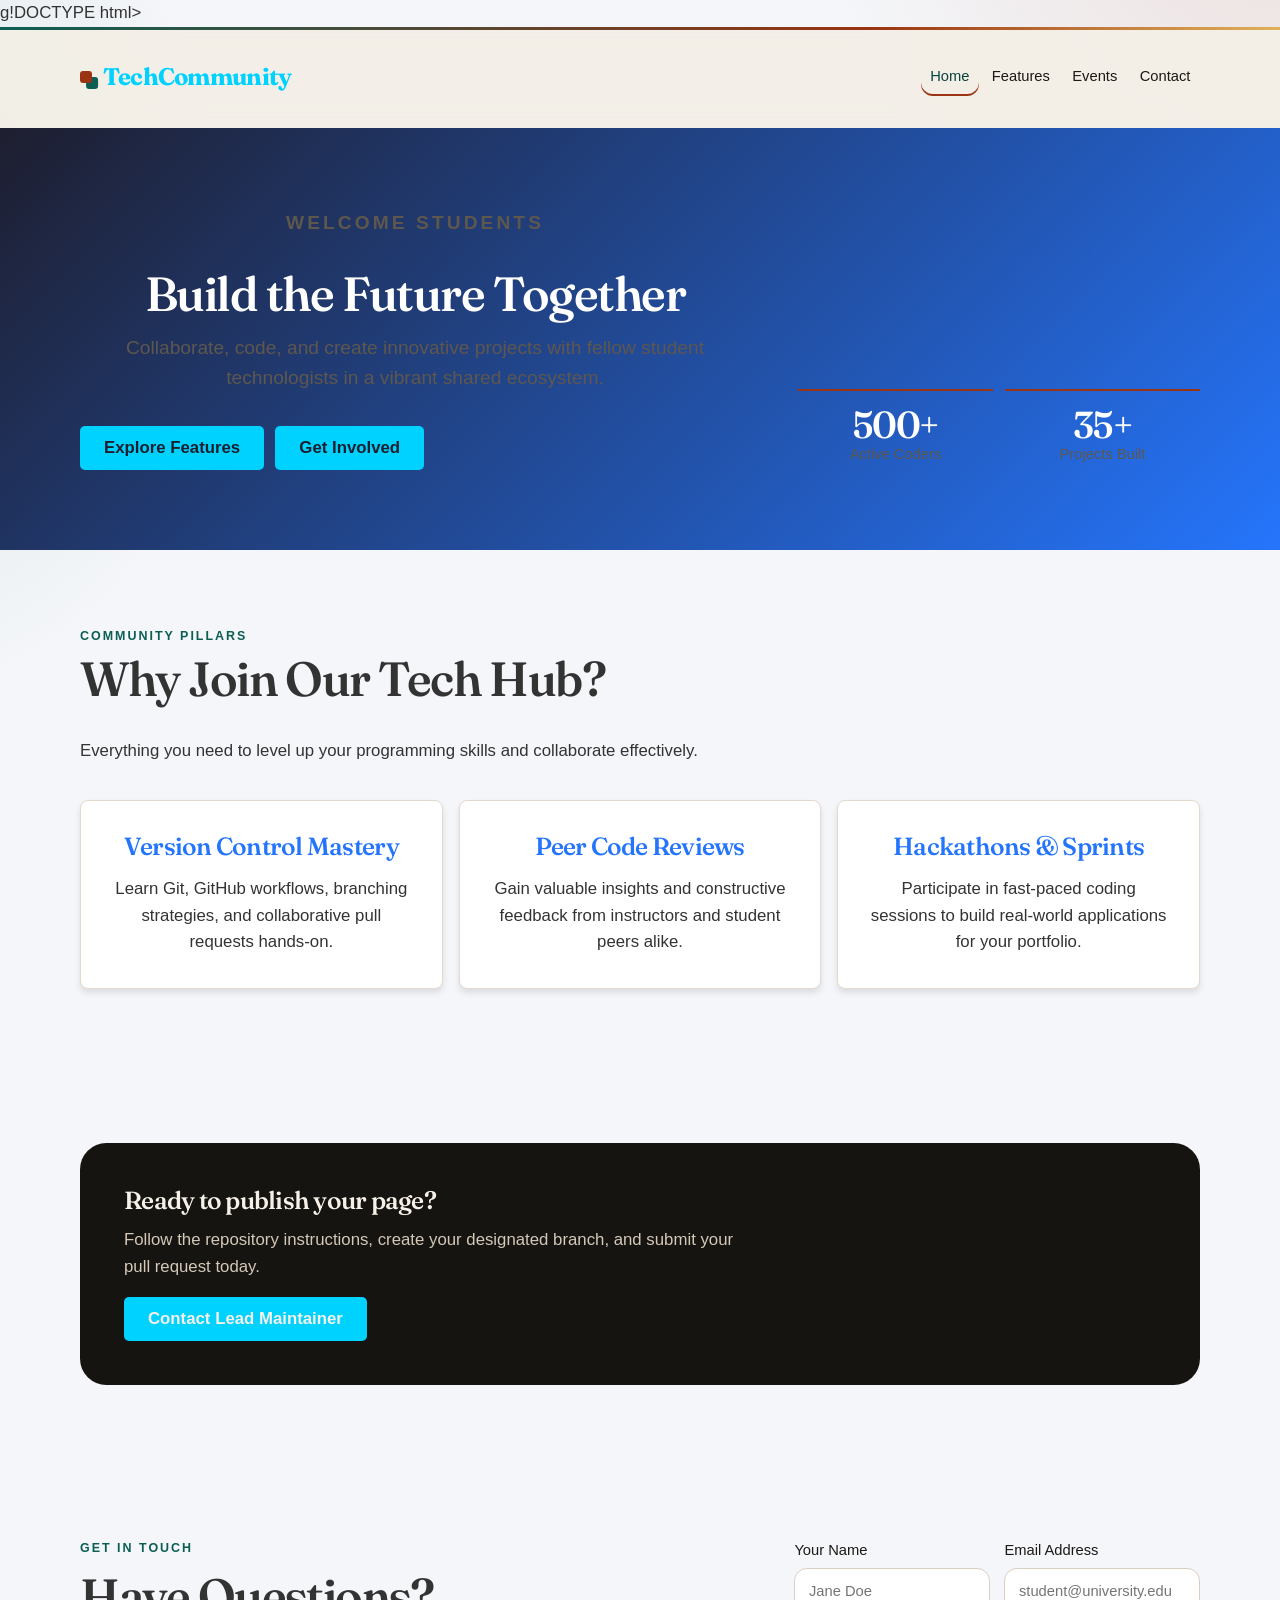
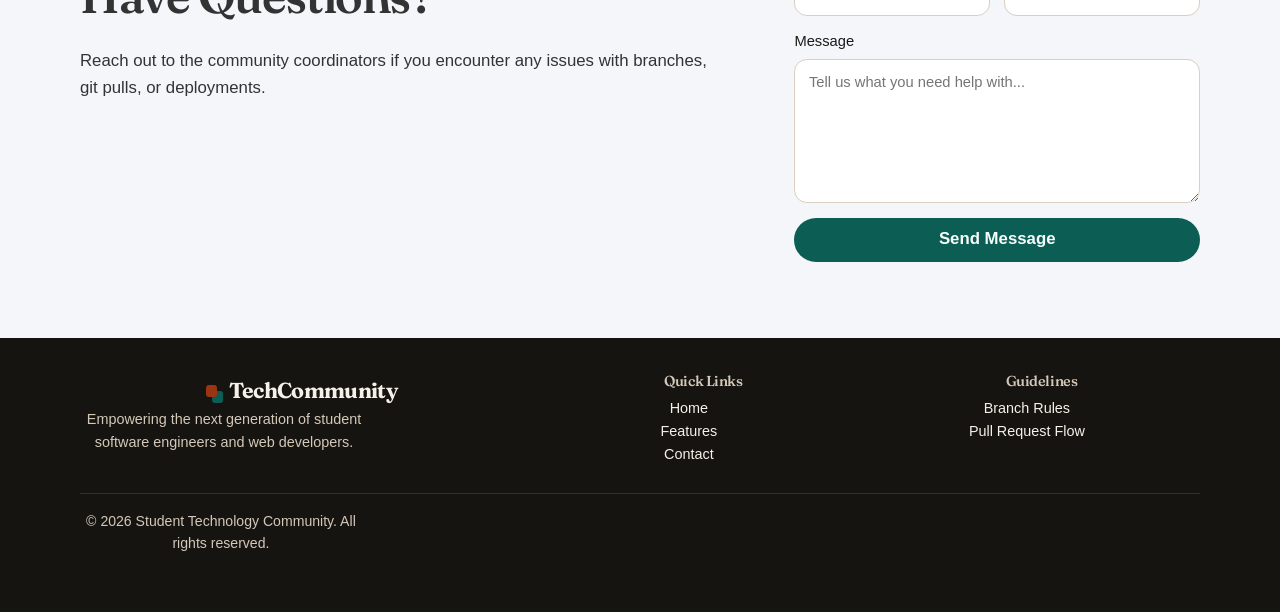
<file: index.html>
g!DOCTYPE html>
<html lang="en">
<head>
  <meta charset="UTF-8">
  <meta name="viewport" content="width=device-width, initial-scale=1.0">
  <title>Home | Student Technology Community</title>
  
  <!-- Shared stylesheet -->
  <link rel="stylesheet" href="css/styles.css">
  
  <!-- Enable JS styling class -->
  <script>document.documentElement.classList.add("js")</script>
  <script src="js/main.js" defer></script>
</head>
<body>

  <!-- Skip Link for Accessibility -->
  <a class="skip-link" href="#main-content">Skip to main content</a>

  <!-- Header & Navigation -->
  <header class="site-header">
    <div class="container header-bar">
      <a href="home.html" class="logo">TechCommunity</a>
      
      <button class="nav-toggle" aria-controls="site-nav" aria-expanded="false" aria-label="Toggle navigation">
        <span class="nav-toggle-bar"></span>
        <span class="nav-toggle-bar"></span>
      </button>

      <nav id="site-nav" class="site-nav">
        <ul>
          <li><a href="home.html" aria-current="page">Home</a></li>
          <li><a href="#features">Features</a></li>
          <li><a href="#events">Events</a></li>
          <li><a href="#contact">Contact</a></li>
        </ul>
      </nav>
    </div>
  </header>

  <!-- Main Content -->
  <main id="main-content">

    <!-- Hero Section -->
    <section class="hero reveal">
      <div class="container hero-layout">
        <div>
          <p class="kicker">Welcome Students</p>
          <h1>Build the Future Together</h1>
          <p>Collaborate, code, and create innovative projects with fellow student technologists in a vibrant shared ecosystem.</p>
          <div class="hero-actions">
            <a href="#features" class="btn btn-primary">Explore Features</a>
            <a href="#contact" class="btn btn-ghost">Get Involved</a>
          </div>
        </div>
        
        <!-- Stats Component -->
        <div class="stats">
          <div class="stat">
            <strong>500+</strong>
            <span>Active Coders</span>
          </div>
          <div class="stat">
            <strong>35+</strong>
            <span>Projects Built</span>
          </div>
        </div>
      </div>
    </section>

    <!-- Features Section -->
    <section id="features" class="reveal">
      <div class="container">
        <div class="section-head">
          <p class="kicker">Community Pillars</p>
          <h2>Why Join Our Tech Hub?</h2>
          <p>Everything you need to level up your programming skills and collaborate effectively.</p>
        </div>

        <div class="grid">
          <article class="card">
            <h3>Version Control Mastery</h3>
            <p>Learn Git, GitHub workflows, branching strategies, and collaborative pull requests hands-on.</p>
          </article>
          <article class="card">
            <h3>Peer Code Reviews</h3>
            <p>Gain valuable insights and constructive feedback from instructors and student peers alike.</p>
          </article>
          <article class="card">
            <h3>Hackathons & Sprints</h3>
            <p>Participate in fast-paced coding sessions to build real-world applications for your portfolio.</p>
          </article>
        </div>
      </div>
    </section>

    <!-- Call to Action Band -->
    <section class="reveal">
      <div class="container">
        <div class="band">
          <h3>Ready to publish your page?</h3>
          <p>Follow the repository instructions, create your designated branch, and submit your pull request today.</p>
          <a href="#contact" class="btn btn-ghost">Contact Lead Maintainer</a>
        </div>
      </div>
    </section>

    <!-- Contact Form Section -->
    <section id="contact" class="reveal">
      <div class="container split">
        <div>
          <p class="kicker">Get in Touch</p>
          <h2>Have Questions?</h2>
          <p>Reach out to the community coordinators if you encounter any issues with branches, git pulls, or deployments.</p>
        </div>
        <div>
          <form class="form" action="#" method="POST">
            <div class="form-row">
              <label>Your Name
                <input type="text" name="name" required placeholder="Jane Doe">
              </label>
              <label>Email Address
                <input type="email" name="email" required placeholder="student@university.edu">
              </label>
            </div>
            <label>Message
              <textarea name="message" required placeholder="Tell us what you need help with..."></textarea>
            </label>
            <button type="submit" class="btn btn-primary">Send Message</button>
          </form>
        </div>
      </div>
    </section>

  </main>

  <!-- Site Footer -->
  <footer class="site-footer">
    <div class="container footer-grid">
      <div>
        <a href="home.html" class="logo">TechCommunity</a>
        <p>Empowering the next generation of student software engineers and web developers.</p>
      </div>
      <div>
        <h4>Quick Links</h4>
        <ul>
          <li><a href="home.html">Home</a></li>
          <li><a href="#features">Features</a></li>
          <li><a href="#contact">Contact</a></li>
        </ul>
      </div>
      <div>
        <h4>Guidelines</h4>
        <ul>
          <li><a href="#">Branch Rules</a></li>
          <li><a href="#">Pull Request Flow</a></li>
        </ul>
      </div>
    </div>
    <div class="container legal">
      <p>&copy; 2026 Student Technology Community. All rights reserved.</p>
    </div>
  </footer>

</body>
</html>
</file>
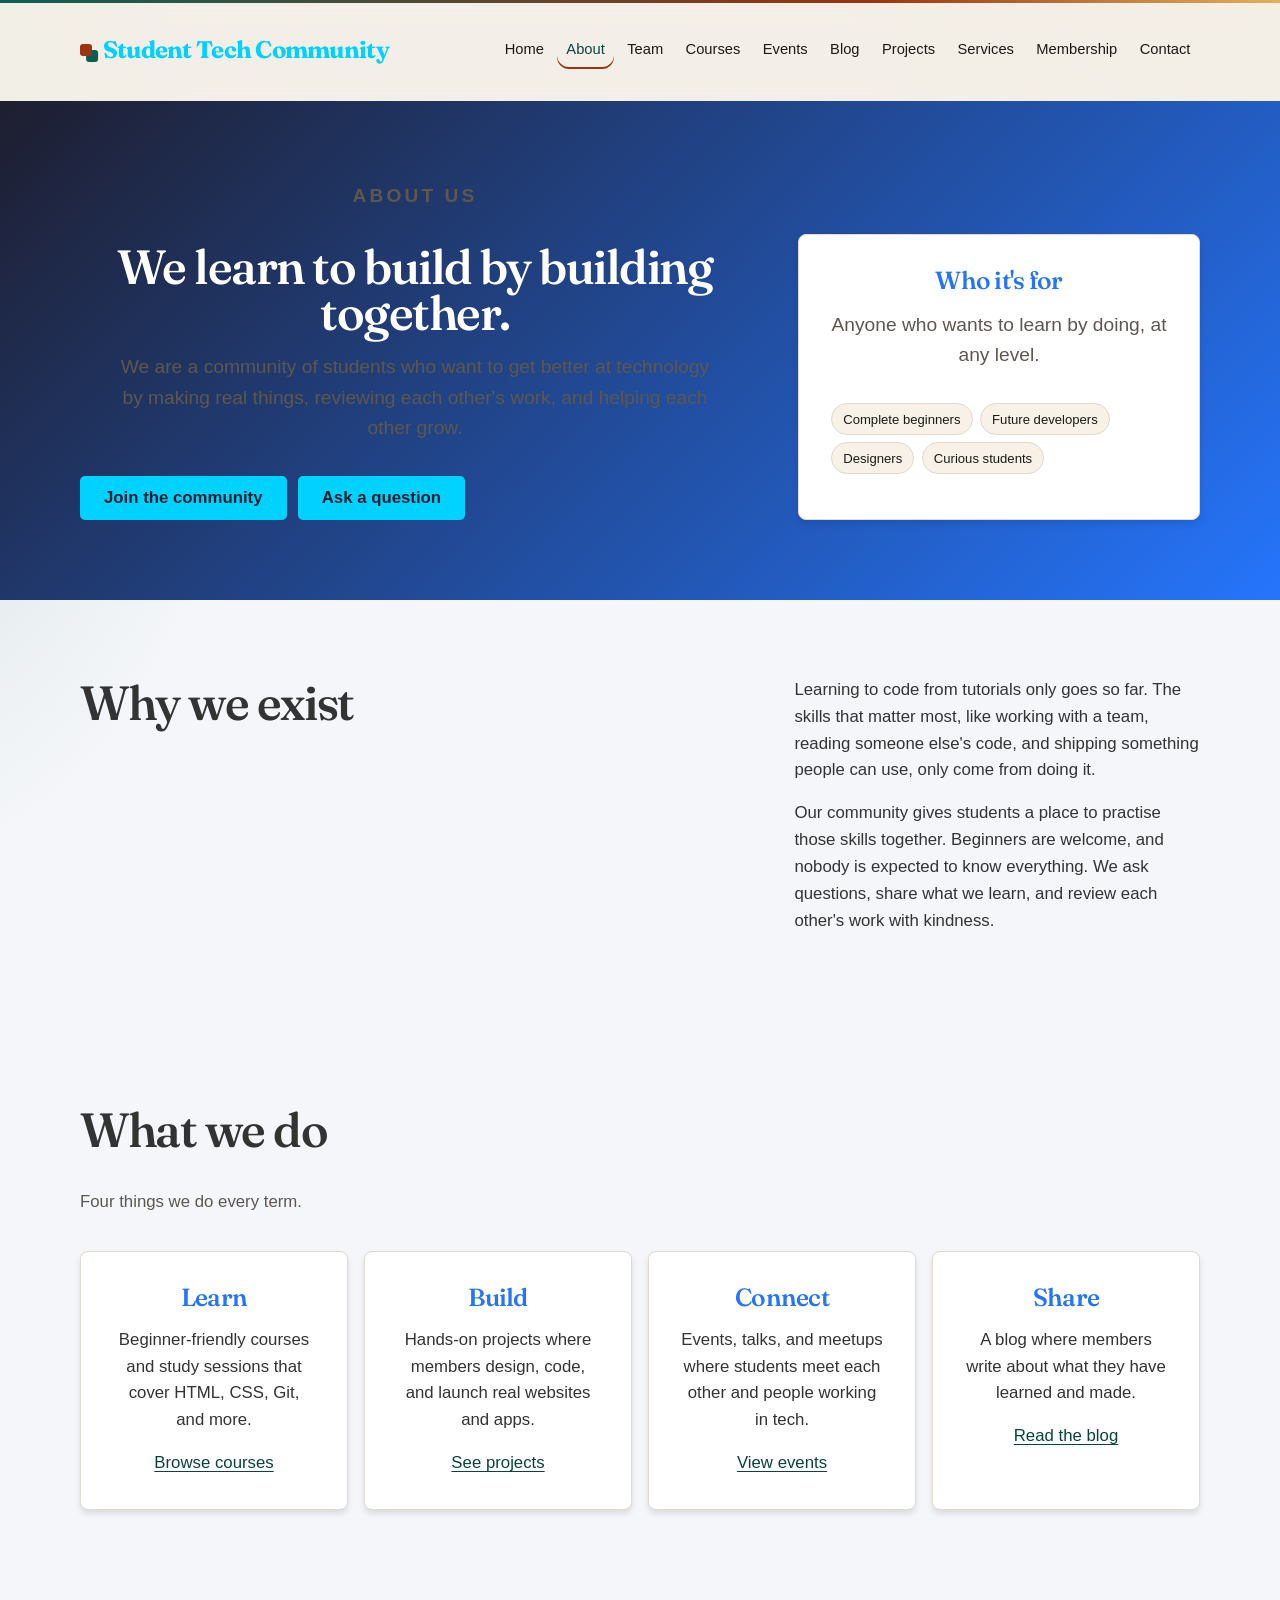
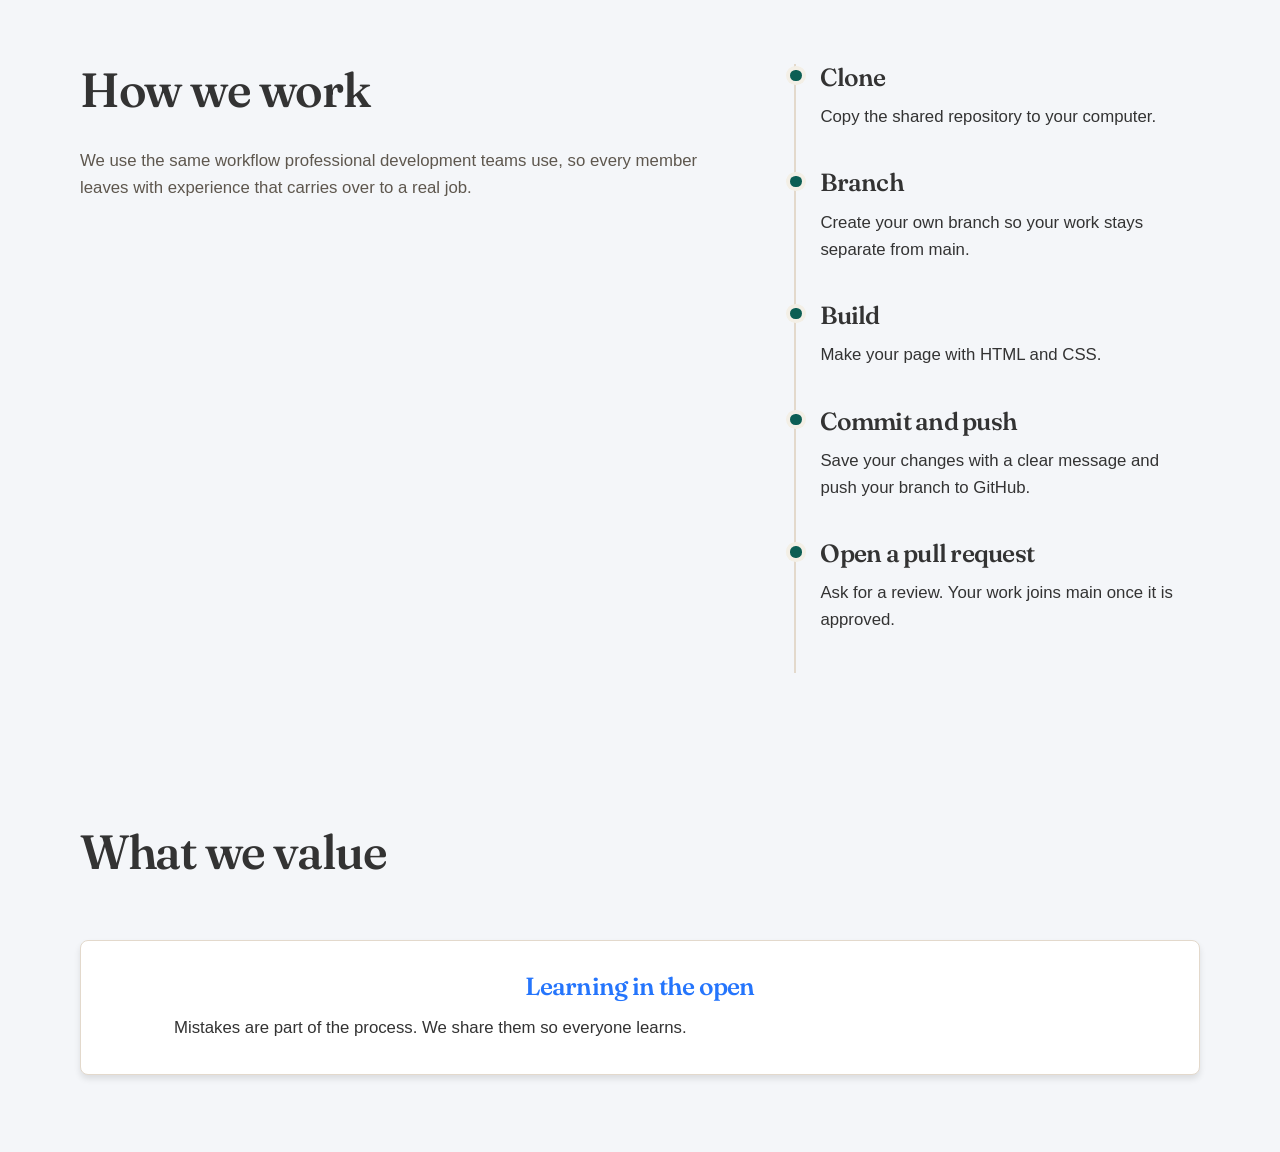
<file: about.html>
<!DOCTYPE html>
<html lang="en">
<head>
  <meta charset="UTF-8">
  <meta name="viewport" content="width=device-width, initial-scale=1">
  <title>About | Student Tech Community</title>
  <meta name="description" content="Learn who we are, what we do, and how our student technology community builds things together.">

  <link rel="stylesheet" href="css/styles.css">
  <script>document.documentElement.classList.add("js")</script>
  <script src="js/main.js" defer></script>
</head>
<body>

  <a class="skip-link" href="#main">Skip to main content</a>

  <header class="site-header">
    <div class="container header-bar">
      <a class="logo" href="index.html">Student Tech Community</a>

      <button class="nav-toggle" type="button" aria-controls="site-nav" aria-expanded="false" aria-label="Open menu">
        <span class="nav-toggle-bar"></span>
        <span class="nav-toggle-bar"></span>
      </button>

      <nav id="site-nav" class="site-nav" aria-label="Main navigation">
        <ul>
          <li><a href="index.html">Home</a></li>
          <li><a href="about.html" aria-current="page">About</a></li>
          <li><a href="team.html">Team</a></li>
          <li><a href="courses.html">Courses</a></li>
          <li><a href="events.html">Events</a></li>
          <li><a href="blog.html">Blog</a></li>
          <li><a href="projects.html">Projects</a></li>
          <li><a href="services.html">Services</a></li>
          <li><a href="membership.html">Membership</a></li>
          <li><a href="contact.html">Contact</a></li>
        </ul>
      </nav>
    </div>
  </header>

  <main id="main">

    <!-- Hero -->
    <section class="hero">
      <div class="container hero-layout">
        <div>
          <p class="kicker">About us</p>
          <h1>We learn to build by building together.</h1>
          <p>
            We are a community of students who want to get better at technology
            by making real things, reviewing each other's work, and helping each
            other grow.
          </p>
          <div class="hero-actions">
            <a class="btn btn-primary" href="membership.html">Join the community</a>
            <a class="btn btn-ghost" href="contact.html">Ask a question</a>
          </div>
        </div>

        <aside class="card reveal" aria-labelledby="who-title">
          <h3 id="who-title">Who it's for</h3>
          <p class="muted">Anyone who wants to learn by doing, at any level.</p>
          <ul class="tag-row">
            <li class="pill">Complete beginners</li>
            <li class="pill">Future developers</li>
            <li class="pill">Designers</li>
            <li class="pill">Curious students</li>
          </ul>
        </aside>
      </div>
    </section>

    <!-- Mission -->
    <section>
      <div class="container split">
        <div class="section-head">
          <h2>Why we exist</h2>
        </div>
        <div>
          <p>
            Learning to code from tutorials only goes so far. The skills that matter
            most, like working with a team, reading someone else's code, and shipping
            something people can use, only come from doing it.
          </p>
          <p>
            Our community gives students a place to practise those skills together.
            Beginners are welcome, and nobody is expected to know everything.
            We ask questions, share what we learn, and review each other's work with
            kindness.
          </p>
        </div>
      </div>
    </section>

    <!-- What we do -->
    <section>
      <div class="container">
        <div class="section-head">
          <h2>What we do</h2>
          <p class="muted">Four things we do every term.</p>
        </div>

        <div class="grid">
          <article class="card reveal">
            <h3>Learn</h3>
            <p>Beginner-friendly courses and study sessions that cover HTML, CSS, Git, and more.</p>
            <a href="courses.html">Browse courses</a>
          </article>
          <article class="card reveal">
            <h3>Build</h3>
            <p>Hands-on projects where members design, code, and launch real websites and apps.</p>
            <a href="projects.html">See projects</a>
          </article>
          <article class="card reveal">
            <h3>Connect</h3>
            <p>Events, talks, and meetups where students meet each other and people working in tech.</p>
            <a href="events.html">View events</a>
          </article>
          <article class="card reveal">
            <h3>Share</h3>
            <p>A blog where members write about what they have learned and made.</p>
            <a href="blog.html">Read the blog</a>
          </article>
        </div>
      </div>
    </section>

    <!-- How we work (a real sequence, so a timeline fits) -->
    <section>
      <div class="container split">
        <div class="section-head">
          <h2>How we work</h2>
          <p class="muted">
            We use the same workflow professional development teams use, so every
            member leaves with experience that carries over to a real job.
          </p>
        </div>

        <ol class="timeline">
          <li class="reveal">
            <h3>Clone</h3>
            <p>Copy the shared repository to your computer.</p>
          </li>
          <li class="reveal">
            <h3>Branch</h3>
            <p>Create your own branch so your work stays separate from main.</p>
          </li>
          <li class="reveal">
            <h3>Build</h3>
            <p>Make your page with HTML and CSS.</p>
          </li>
          <li class="reveal">
            <h3>Commit and push</h3>
            <p>Save your changes with a clear message and push your branch to GitHub.</p>
          </li>
          <li class="reveal">
            <h3>Open a pull request</h3>
            <p>Ask for a review. Your work joins main once it is approved.</p>
          </li>
        </ol>
      </div>
    </section>

    <!-- Values -->
    <section>
      <div class="container">
        <div class="section-head">
          <h2>What we value</h2>
        </div>

        <div class="grid">
          <article class="card reveal">
            <h3>Learning in the open</h3>
            <p>Mistakes are part of the process. We share them so everyone learns.</p>
          </article>
</file>
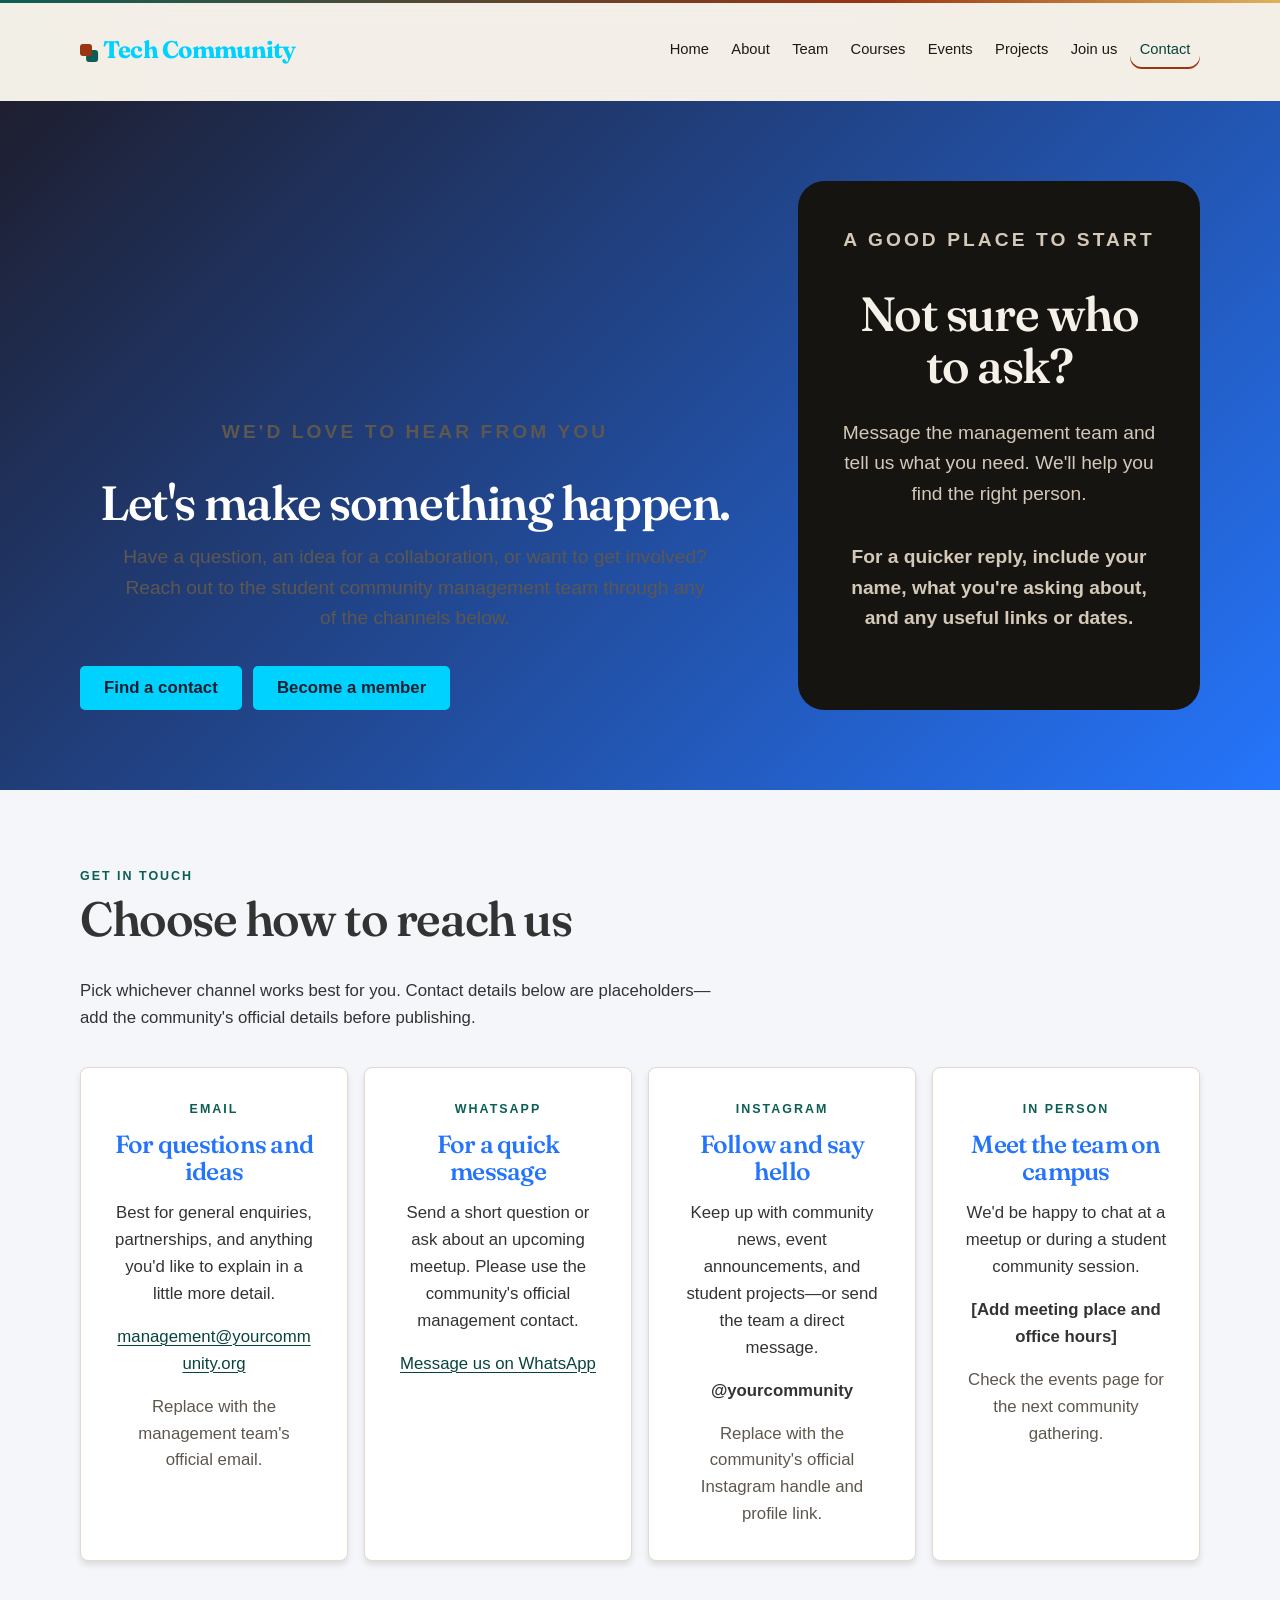
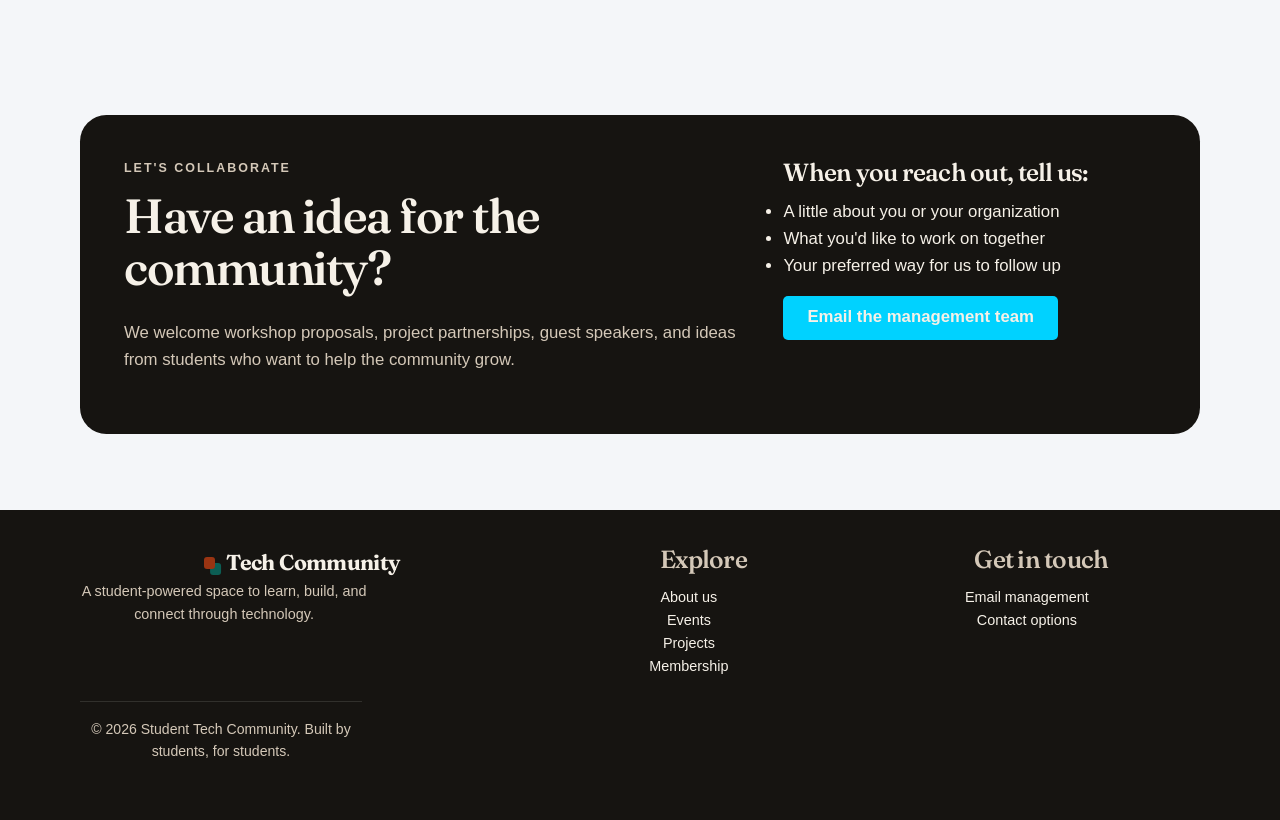
<file: contact.html>
<!DOCTYPE html>
<html lang="en">
<head>
    <meta charset="UTF-8">
    <meta name="viewport" content="width=device-width, initial-scale=1.0">
    <meta name="description" content="Get in touch with the student technology community management team.">
    <title>Contact | Student Tech Community</title>
    <link rel="stylesheet" href="css/styles.css">
    <script src="js/main.js" defer></script>
</head>
<body>
    <a class="skip-link" href="#main">Skip to content</a>

    <header class="site-header">
        <div class="container header-bar">
            <a class="logo" href="index.html">Tech Community</a>
            <button class="nav-toggle" type="button" aria-controls="site-nav" aria-expanded="false" aria-label="Open navigation">
                <span class="nav-toggle-bar"></span>
                <span class="nav-toggle-bar"></span>
            </button>
            <nav class="site-nav" id="site-nav" aria-label="Main navigation">
                <ul>
                    <li><a href="index.html">Home</a></li>
                    <li><a href="about.html">About</a></li>
                    <li><a href="team.html">Team</a></li>
                    <li><a href="courses.html">Courses</a></li>
                    <li><a href="events.html">Events</a></li>
                    <li><a href="projects.html">Projects</a></li>
                    <li><a href="membership.html">Join us</a></li>
                    <li><a href="contact.html" aria-current="page">Contact</a></li>
                </ul>
            </nav>
        </div>
    </header>

    <main id="main">
        <section class="hero">
            <div class="container hero-layout">
                <div>
                    <p class="kicker">We'd love to hear from you</p>
                    <h1>Let's make something happen.</h1>
                    <p>Have a question, an idea for a collaboration, or want to get involved? Reach out to the student community management team through any of the channels below.</p>
                    <div class="hero-actions">
                        <a class="btn btn-primary" href="#contact-options">Find a contact</a>
                        <a class="btn btn-ghost" href="membership.html">Become a member</a>
                    </div>
                </div>
                <aside class="band">
                    <p class="kicker">A good place to start</p>
                    <h2>Not sure who to ask?</h2>
                    <p>Message the management team and tell us what you need. We'll help you find the right person.</p>
                    <p><strong>For a quicker reply, include your name, what you're asking about, and any useful links or dates.</strong></p>
                </aside>
            </div>
        </section>

        <section aria-labelledby="contact-heading">
            <div class="container">
                <div class="section-head">
                    <p class="kicker">Get in touch</p>
                    <h2 id="contact-heading">Choose how to reach us</h2>
                    <p>Pick whichever channel works best for you. Contact details below are placeholders—add the community's official details before publishing.</p>
                </div>

                <div class="grid" id="contact-options">
                    <article class="card">
                        <p class="kicker">Email</p>
                        <h3>For questions and ideas</h3>
                        <p>Best for general enquiries, partnerships, and anything you'd like to explain in a little more detail.</p>
                        <p><a href="mailto:management@yourcommunity.org">management@yourcommunity.org</a></p>
                        <p class="muted">Replace with the management team's official email.</p>
                    </article>

                    <article class="card">
                        <p class="kicker">WhatsApp</p>
                        <h3>For a quick message</h3>
                        <p>Send a short question or ask about an upcoming meetup. Please use the community's official management contact.</p>
                        <p><a href="https://wa.me/0000000000">Message us on WhatsApp</a></p>
                        </article>

                    <article class="card">
                        <p class="kicker">Instagram</p>
                        <h3>Follow and say hello</h3>
                        <p>Keep up with community news, event announcements, and student projects—or send the team a direct message.</p>
                        <p><strong>@yourcommunity</strong></p>
                        <p class="muted">Replace with the community's official Instagram handle and profile link.</p>
                    </article>

                    <article class="card">
                        <p class="kicker">In person</p>
                        <h3>Meet the team on campus</h3>
                        <p>We'd be happy to chat at a meetup or during a student community session.</p>
                        <p><strong>[Add meeting place and office hours]</strong></p>
                        <p class="muted">Check the events page for the next community gathering.</p>
                    </article>
                </div>
            </div>
        </section>

        <section>
            <div class="container">
                <div class="band split">
                    <div>
                        <p class="kicker">Let's collaborate</p>
                        <h2>Have an idea for the community?</h2>
                        <p>We welcome workshop proposals, project partnerships, guest speakers, and ideas from students who want to help the community grow.</p>
                    </div>
                    <div>
                        <h3>When you reach out, tell us:</h3>
                        <ul>
                            <li>A little about you or your organization</li>
                            <li>What you'd like to work on together</li>
                            <li>Your preferred way for us to follow up</li>
                        </ul>
                        <a class="btn btn-ghost" href="mailto:management@yourcommunity.org">Email the management team</a>
                    </div>
                </div>
            </div>
        </section>
    </main>

    <footer class="site-footer">
        <div class="container">
            <div class="footer-grid">
                <div>
                    <a class="logo" href="index.html">Tech Community</a>
                    <p>A student-powered space to learn, build, and connect through technology.</p>
                </div>
                <div>
                    <h3>Explore</h3>
                    <ul>
                        <li><a href="about.html">About us</a></li>
                        <li><a href="events.html">Events</a></li>
                        <li><a href="projects.html">Projects</a></li>
                        <li><a href="membership.html">Membership</a></li>
                    </ul>
                </div>
                <div>
                    <h3>Get in touch</h3>
                    <ul>
                        <li><a href="mailto:management@yourcommunity.org">Email management</a></li>
                        <li><a href="contact.html">Contact options</a></li>
                    </ul>
                </div>
            </div>
            <p class="legal">© 2026 Student Tech Community. Built by students, for students.</p>
        </div>
    </footer>
</body>
</html>
</file>
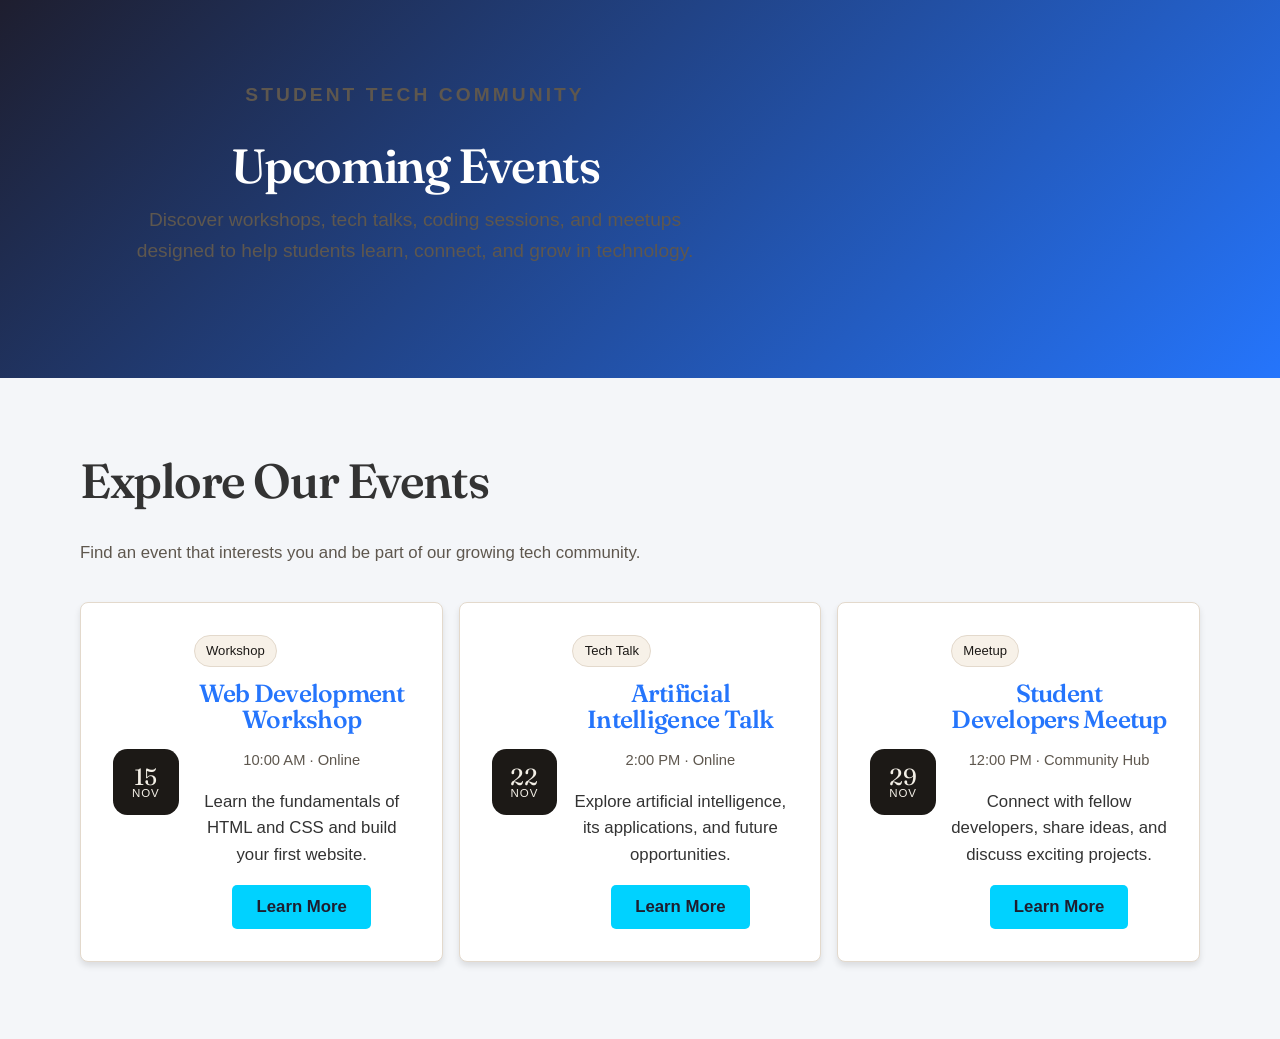
<file: events-page.html>
<!DOCTYPE html>
<html lang="en">
<head>
    <meta charset="UTF-8">
    <meta name="viewport" content="width=device-width, initial-scale=1.0">
    <title>Events | Student Tech Community</title>
    <link rel="stylesheet" href="css/styles.css">
</head>
<body>

    <main>
        <!-- Events Hero -->
        <section class="hero">
            <div class="container hero-layout">
                <div>
                    <p class="kicker">Student Tech Community</p>
                    <h1>Upcoming Events</h1>
                    <p>
                        Discover workshops, tech talks, coding sessions,
                        and meetups designed to help students learn,
                        connect, and grow in technology.
                    </p>
                </div>
            </div>
        </section>

        <!-- Events List -->
        <section>
            <div class="container">

                <div class="section-head">
                    <h2>Explore Our Events</h2>
                    <p class="muted">
                        Find an event that interests you and be part
                        of our growing tech community.
                    </p>
                </div>

                <div class="grid">

                    <article class="card event reveal">
                        <div class="date-chip">
                            <span>15</span>
                            <small>Nov</small>
                        </div>
                        <div>
                            <ul class="tag-row">
                                <li class="pill">Workshop</li>
                            </ul>
                            <h3>Web Development Workshop</h3>
                            <p class="meta">10:00 AM · Online</p>
                            <p>
                                Learn the fundamentals of HTML and CSS
                                and build your first website.
                            </p>
                            <a href="#"
                               class="btn btn-primary">Learn More</a>
                        </div>
                    </article>

                    <article class="card event reveal">
                        <div class="date-chip">
                            <span>22</span>
                            <small>Nov</small>
                        </div>
                        <div>
                            <ul class="tag-row">
                                <li class="pill">Tech Talk</li>
                            </ul>
                            <h3>Artificial Intelligence Talk</h3>
                            <p class="meta">2:00 PM · Online</p>
                            <p>
                                Explore artificial intelligence,
                                its applications, and future opportunities.
                            </p>
                            <a href="#"
                               class="btn btn-primary">Learn More</a>
                        </div>
                    </article>

                    <article class="card event reveal">
                        <div class="date-chip">
                            <span>29</span>
                            <small>Nov</small>
                        </div>
                        <div>
                            <ul class="tag-row">
                                <li class="pill">Meetup</li>
                            </ul>
                            <h3>Student Developers Meetup</h3>
                            <p class="meta">12:00 PM · Community Hub</p>
                            <p>
                                Connect with fellow developers,
                                share ideas, and discuss exciting projects.
                            </p>
                            <a href="#"
                               class="btn btn-primary">Learn More</a>
                        </div>
                    </article>

                </div>
            </div>
        </section>
    </main>

</body>
</html>
</file>
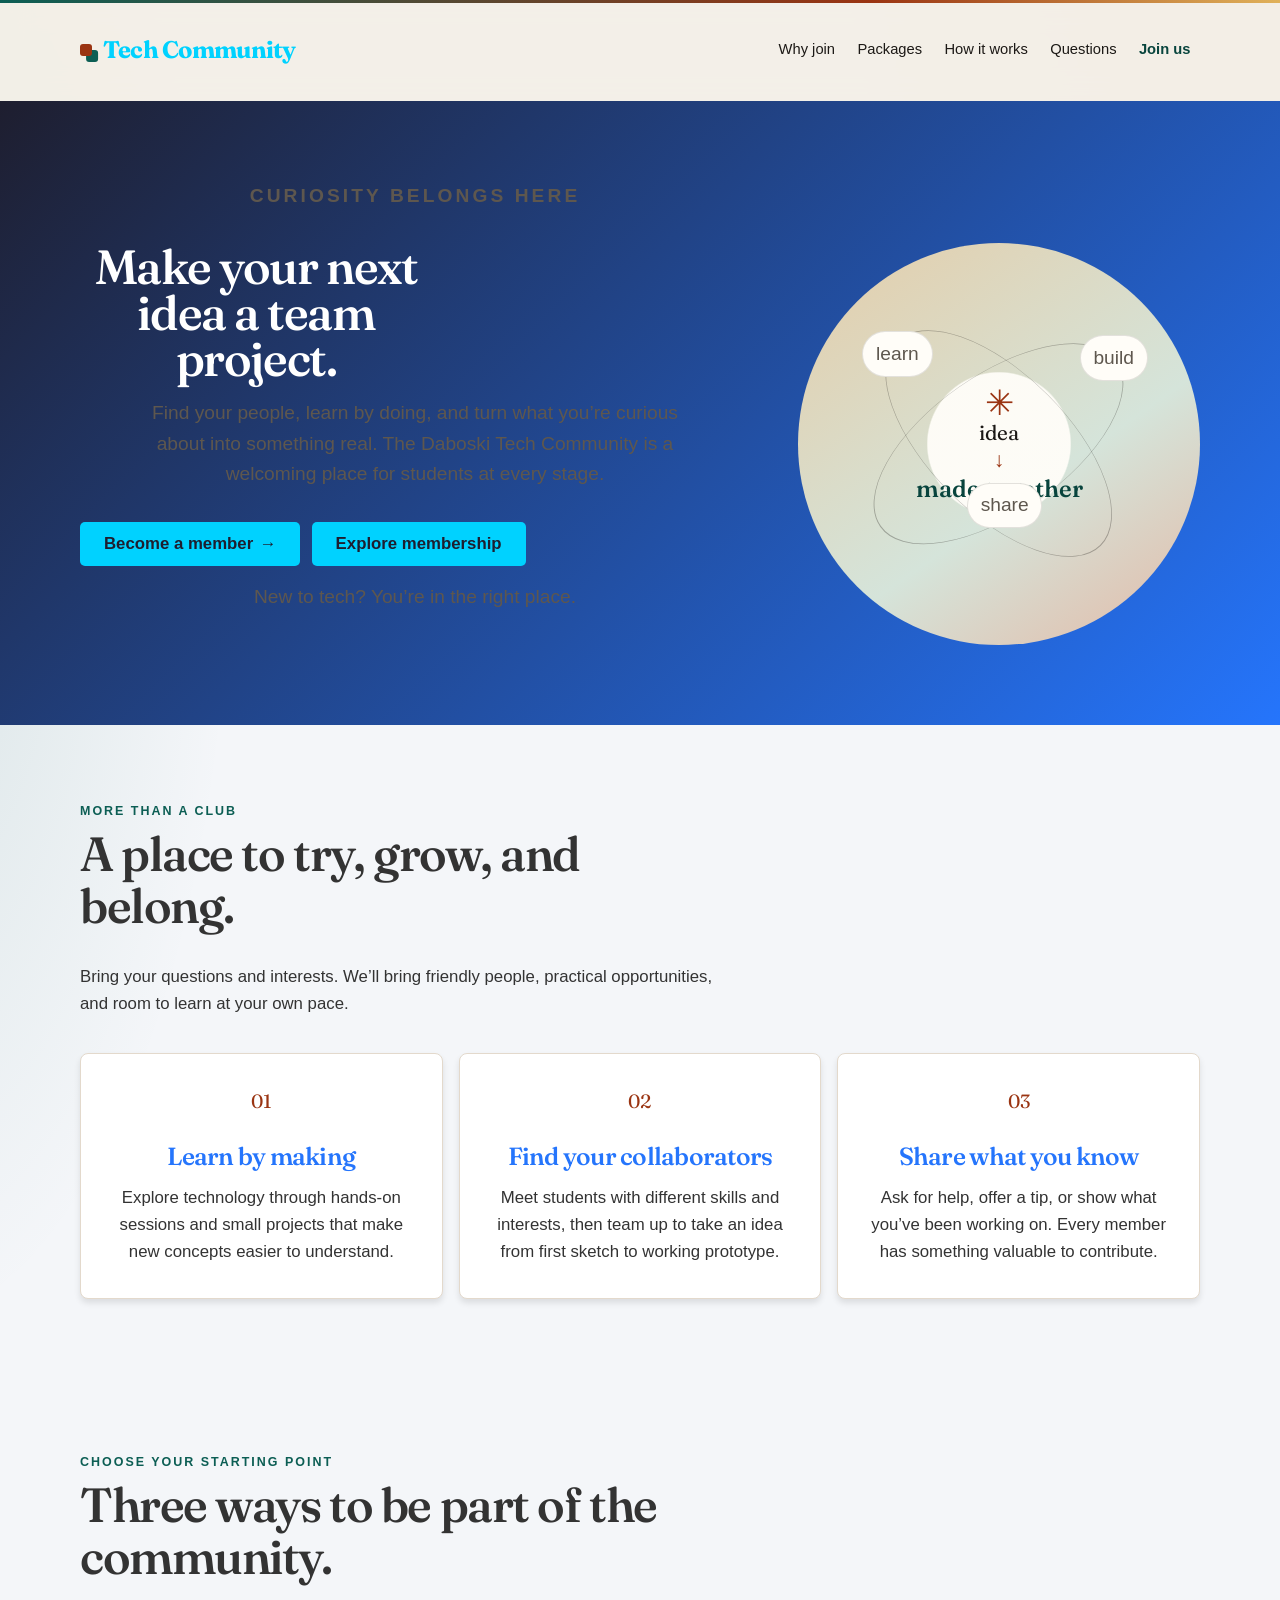
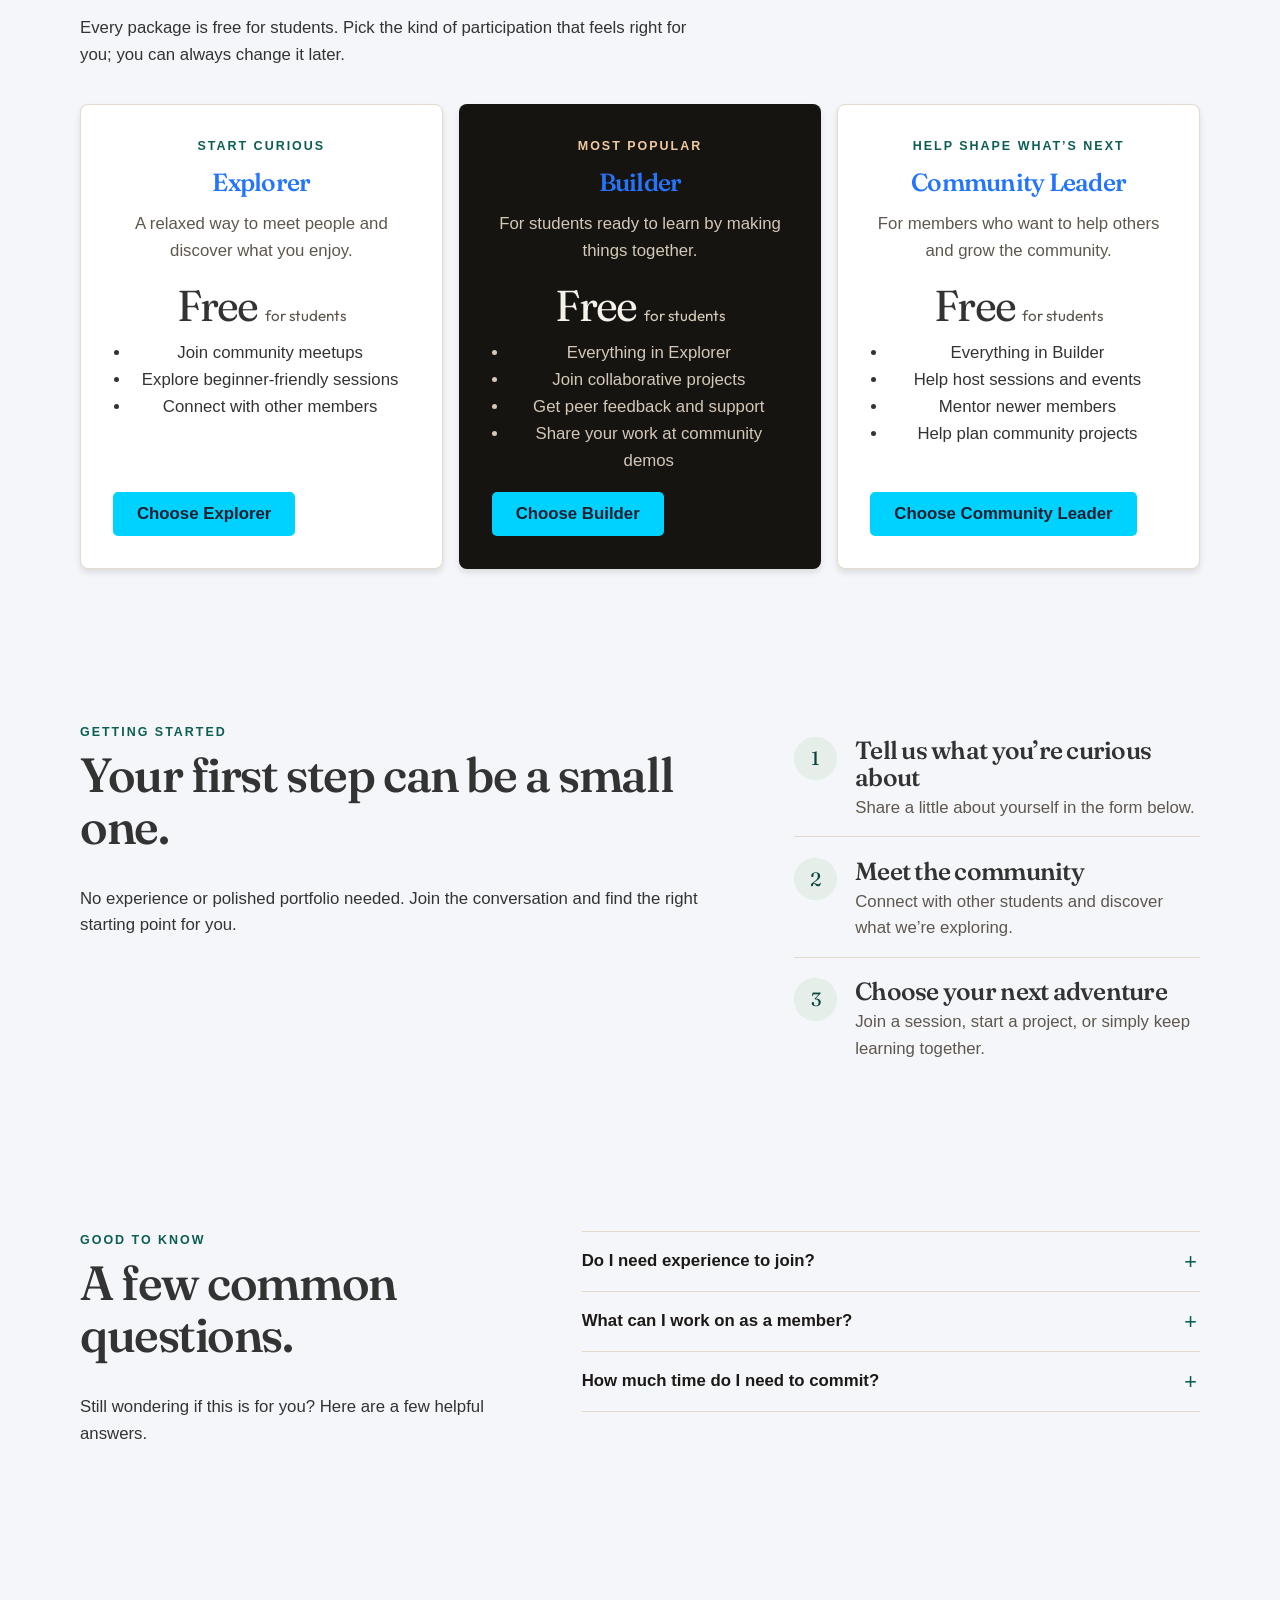
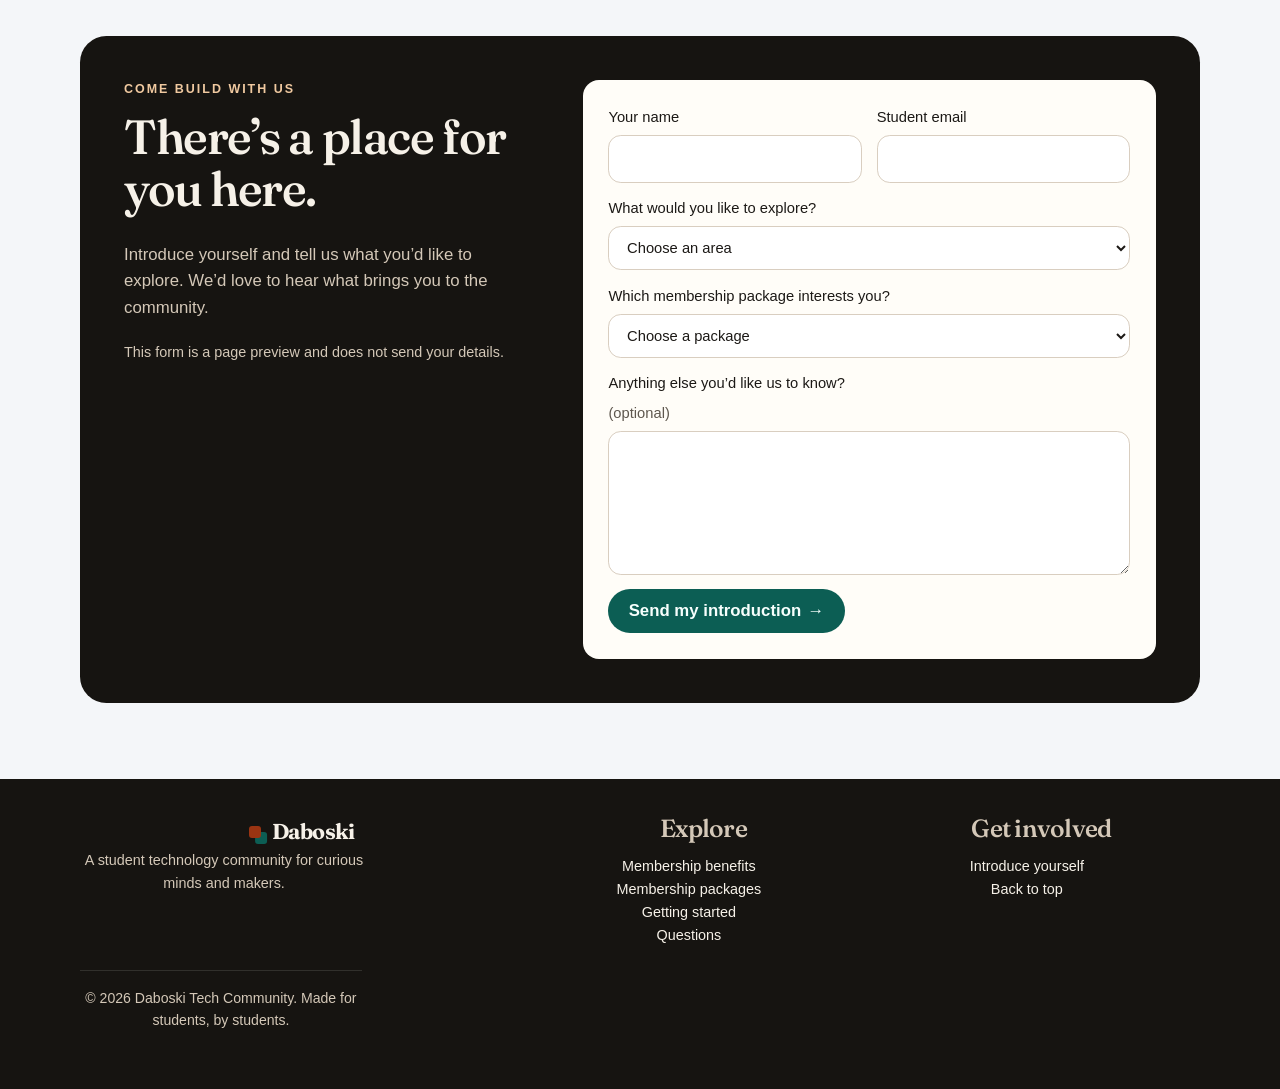
<file: membership.html>
<!doctype html>
<html lang="en">
  <head>
    <meta charset="utf-8">
    <meta name="viewport" content="width=device-width, initial-scale=1">
    <meta
      name="description"
      content="Join the Daboski student technology community to learn, build projects, and meet collaborators."
    >
    <title>Membership | Daboski Tech Community</title>
    <link rel="stylesheet" href="css/styles.css">
    <link rel="stylesheet" href="css/membership.css">
    <script src="js/main.js" defer></script>
  </head>
  <body>
    <a class="skip-link" href="#main-content">Skip to content</a>

    <header class="site-header">
      <div class="container header-bar">
        <a class="logo" href="#top" aria-label="Daboski Tech Community home">Tech Community</a>
        <button
          class="nav-toggle"
          type="button"
          aria-controls="site-nav"
          aria-expanded="false"
          aria-label="Open navigation menu"
        >
          <span class="nav-toggle-bar"></span>
          <span class="nav-toggle-bar"></span>
        </button>
        <nav class="site-nav" id="site-nav" aria-label="Page navigation">
          <ul>
            <li><a href="#benefits">Why join</a></li>
            <li><a href="#packages">Packages</a></li>
            <li><a href="#how-it-works">How it works</a></li>
            <li><a href="#questions">Questions</a></li>
            <li><a class="nav-join" href="#join">Join us</a></li>
          </ul>
        </nav>
      </div>
    </header>

    <main id="main-content">
      <section class="hero membership-hero" id="top" aria-labelledby="hero-title">
        <div class="container hero-layout">
          <div class="membership-intro">
            <p class="kicker">Curiosity belongs here</p>
            <h1 id="hero-title">Make your next idea a team project.</h1>
            <p>
              Find your people, learn by doing, and turn what you’re curious about
              into something real. The Daboski Tech Community is a welcoming
              place for students at every stage.
            </p>
            <div class="hero-actions">
              <a class="btn btn-primary" href="#join">Become a member <span aria-hidden="true">→</span></a>
              <a class="btn btn-ghost" href="#benefits">Explore membership</a>
            </div>
            <p class="membership-note">New to tech? You’re in the right place.</p>
          </div>

          <aside class="membership-art" aria-label="A community where ideas grow">
            <div class="art-orbit art-orbit-one"></div>
            <div class="art-orbit art-orbit-two"></div>
            <div class="art-center">
              <span class="art-spark" aria-hidden="true">✳</span>
              <span>idea</span>
              <span class="art-arrow" aria-hidden="true">↓</span>
              <strong>made together</strong>
            </div>
            <p class="art-label art-label-one">learn</p>
            <p class="art-label art-label-two">build</p>
            <p class="art-label art-label-three">share</p>
          </aside>
        </div>
      </section>

      <section id="benefits" aria-labelledby="benefits-title">
        <div class="container">
          <div class="section-head reveal">
            <p class="kicker">More than a club</p>
            <h2 id="benefits-title">A place to try, grow, and belong.</h2>
            <p>
              Bring your questions and interests. We’ll bring friendly people,
              practical opportunities, and room to learn at your own pace.
            </p>
          </div>
          <div class="grid">
            <article class="card benefit-card reveal">
              <span class="benefit-number" aria-hidden="true">01</span>
              <h3>Learn by making</h3>
              <p>
                Explore technology through hands-on sessions and small projects
                that make new concepts easier to understand.
              </p>
            </article>
            <article class="card benefit-card reveal">
              <span class="benefit-number" aria-hidden="true">02</span>
              <h3>Find your collaborators</h3>
              <p>
                Meet students with different skills and interests, then team up
                to take an idea from first sketch to working prototype.
              </p>
            </article>
            <article class="card benefit-card reveal">
              <span class="benefit-number" aria-hidden="true">03</span>
              <h3>Share what you know</h3>
              <p>
                Ask for help, offer a tip, or show what you’ve been working on.
                Every member has something valuable to contribute.
              </p>
            </article>
          </div>
        </div>
      </section>

      <section id="packages" aria-labelledby="packages-title">
        <div class="container">
          <div class="section-head reveal">
            <p class="kicker">Choose your starting point</p>
            <h2 id="packages-title">Three ways to be part of the community.</h2>
            <p>
              Every package is free for students. Pick the kind of participation
              that feels right for you; you can always change it later.
            </p>
          </div>
          <div class="grid package-grid">
            <article class="card tier reveal">
              <p class="kicker">Start curious</p>
              <h3>Explorer</h3>
              <p class="muted">A relaxed way to meet people and discover what you enjoy.</p>
              <p class="price">Free <span>for students</span></p>
              <ul>
                <li>Join community meetups</li>
                <li>Explore beginner-friendly sessions</li>
                <li>Connect with other members</li>
              </ul>
              <a class="btn btn-ghost" href="#join" data-membership-package="explorer">Choose Explorer</a>
            </article>

            <article class="card tier is-featured reveal">
              <p class="kicker">Most popular</p>
              <h3>Builder</h3>
              <p class="muted">For students ready to learn by making things together.</p>
              <p class="price">Free <span>for students</span></p>
              <ul>
                <li>Everything in Explorer</li>
                <li>Join collaborative projects</li>
                <li>Get peer feedback and support</li>
                <li>Share your work at community demos</li>
              </ul>
              <a class="btn btn-primary" href="#join" data-membership-package="builder">Choose Builder</a>
            </article>

            <article class="card tier reveal">
              <p class="kicker">Help shape what’s next</p>
              <h3>Community Leader</h3>
              <p class="muted">For members who want to help others and grow the community.</p>
              <p class="price">Free <span>for students</span></p>
              <ul>
                <li>Everything in Builder</li>
                <li>Help host sessions and events</li>
                <li>Mentor newer members</li>
                <li>Help plan community projects</li>
              </ul>
              <a class="btn btn-ghost" href="#join" data-membership-package="community-leader">Choose Community Leader</a>
            </article>
          </div>
        </div>
      </section>

      <section id="how-it-works" aria-labelledby="steps-title">
        <div class="container split">
          <div class="section-head reveal">
            <p class="kicker">Getting started</p>
            <h2 id="steps-title">Your first step can be a small one.</h2>
            <p>
              No experience or polished portfolio needed. Join the conversation
              and find the right starting point for you.
            </p>
          </div>
          <ol class="membership-steps reveal">
            <li>
              <span class="step-number">1</span>
              <div>
                <h3>Tell us what you’re curious about</h3>
                <p>Share a little about yourself in the form below.</p>
              </div>
            </li>
            <li>
              <span class="step-number">2</span>
              <div>
                <h3>Meet the community</h3>
                <p>Connect with other students and discover what we’re exploring.</p>
              </div>
            </li>
            <li>
              <span class="step-number">3</span>
              <div>
                <h3>Choose your next adventure</h3>
                <p>Join a session, start a project, or simply keep learning together.</p>
              </div>
            </li>
          </ol>
        </div>
      </section>

      <section id="questions" aria-labelledby="questions-title">
        <div class="container faq-layout">
          <div class="section-head reveal">
            <p class="kicker">Good to know</p>
            <h2 id="questions-title">A few common questions.</h2>
            <p>Still wondering if this is for you? Here are a few helpful answers.</p>
          </div>
          <div class="faq-list reveal">
            <details>
              <summary>Do I need experience to join?</summary>
              <p>
                Not at all. Beginners are welcome, and there are plenty of ways
                to learn alongside other students.
              </p>
            </details>
            <details>
              <summary>What can I work on as a member?</summary>
              <p>
                You can join group projects, explore an area of technology, share
                your skills, or bring an idea of your own.
              </p>
            </details>
            <details>
              <summary>How much time do I need to commit?</summary>
              <p>
                Start with what fits your schedule. You can take part in the
                activities that work for you and adjust as you go.
              </p>
            </details>
          </div>
        </div>
      </section>

      <section id="join" aria-labelledby="join-title">
        <div class="container band join-band">
          <div class="join-copy reveal">
            <p class="kicker">Come build with us</p>
            <h2 id="join-title">There’s a place for you here.</h2>
            <p>
              Introduce yourself and tell us what you’d like to explore. We’d
              love to hear what brings you to the community.
            </p>
            <p class="join-reminder">This form is a page preview and does not send your details.</p>
          </div>
          <form class="form join-form reveal" action="#" method="get">
            <div class="form-row">
              <label for="member-name">
                Your name
                <input id="member-name" name="name" type="text" autocomplete="name" required>
              </label>
              <label for="member-email">
                Student email
                <input id="member-email" name="email" type="email" autocomplete="email" required>
              </label>
            </div>
            <label for="member-interest">
              What would you like to explore?
              <select id="member-interest" name="interest" required>
                <option value="" selected disabled>Choose an area</option>
                <option value="web-development">Web development</option>
                <option value="design">Design and user experience</option>
                <option value="data">Data and artificial intelligence</option>
                <option value="hardware">Hardware and robotics</option>
                <option value="projects">Collaborative projects</option>
                <option value="exploring">I’m still exploring</option>
              </select>
            </label>
            <label for="member-package">
              Which membership package interests you?
              <select id="member-package" name="package" required>
                <option value="" selected disabled>Choose a package</option>
                <option value="explorer">Explorer</option>
                <option value="builder">Builder</option>
                <option value="community-leader">Community Leader</option>
              </select>
            </label>
            <label for="member-message">
              Anything else you’d like us to know? <span class="optional-label">(optional)</span>
              <textarea id="member-message" name="message" rows="3"></textarea>
            </label>
            <button class="btn btn-primary" type="submit">Send my introduction <span aria-hidden="true">→</span></button>
            <p class="form-note" role="status" aria-live="polite"></p>
          </form>
        </div>
      </section>
    </main>

    <footer class="site-footer">
      <div class="container">
        <div class="footer-grid">
          <div>
            <a class="logo" href="#top">Daboski</a>
            <p>A student technology community for curious minds and makers.</p>
          </div>
          <div>
            <h3>Explore</h3>
            <ul>
              <li><a href="#benefits">Membership benefits</a></li>
              <li><a href="#packages">Membership packages</a></li>
              <li><a href="#how-it-works">Getting started</a></li>
              <li><a href="#questions">Questions</a></li>
            </ul>
          </div>
          <div>
            <h3>Get involved</h3>
            <ul>
              <li><a href="#join">Introduce yourself</a></li>
              <li><a href="#top">Back to top</a></li>
            </ul>
          </div>
        </div>
        <p class="legal">© <span data-year>2026</span> Daboski Tech Community. Made for students, by students.</p>
      </div>
    </footer>
  </body>
</html>
</file>
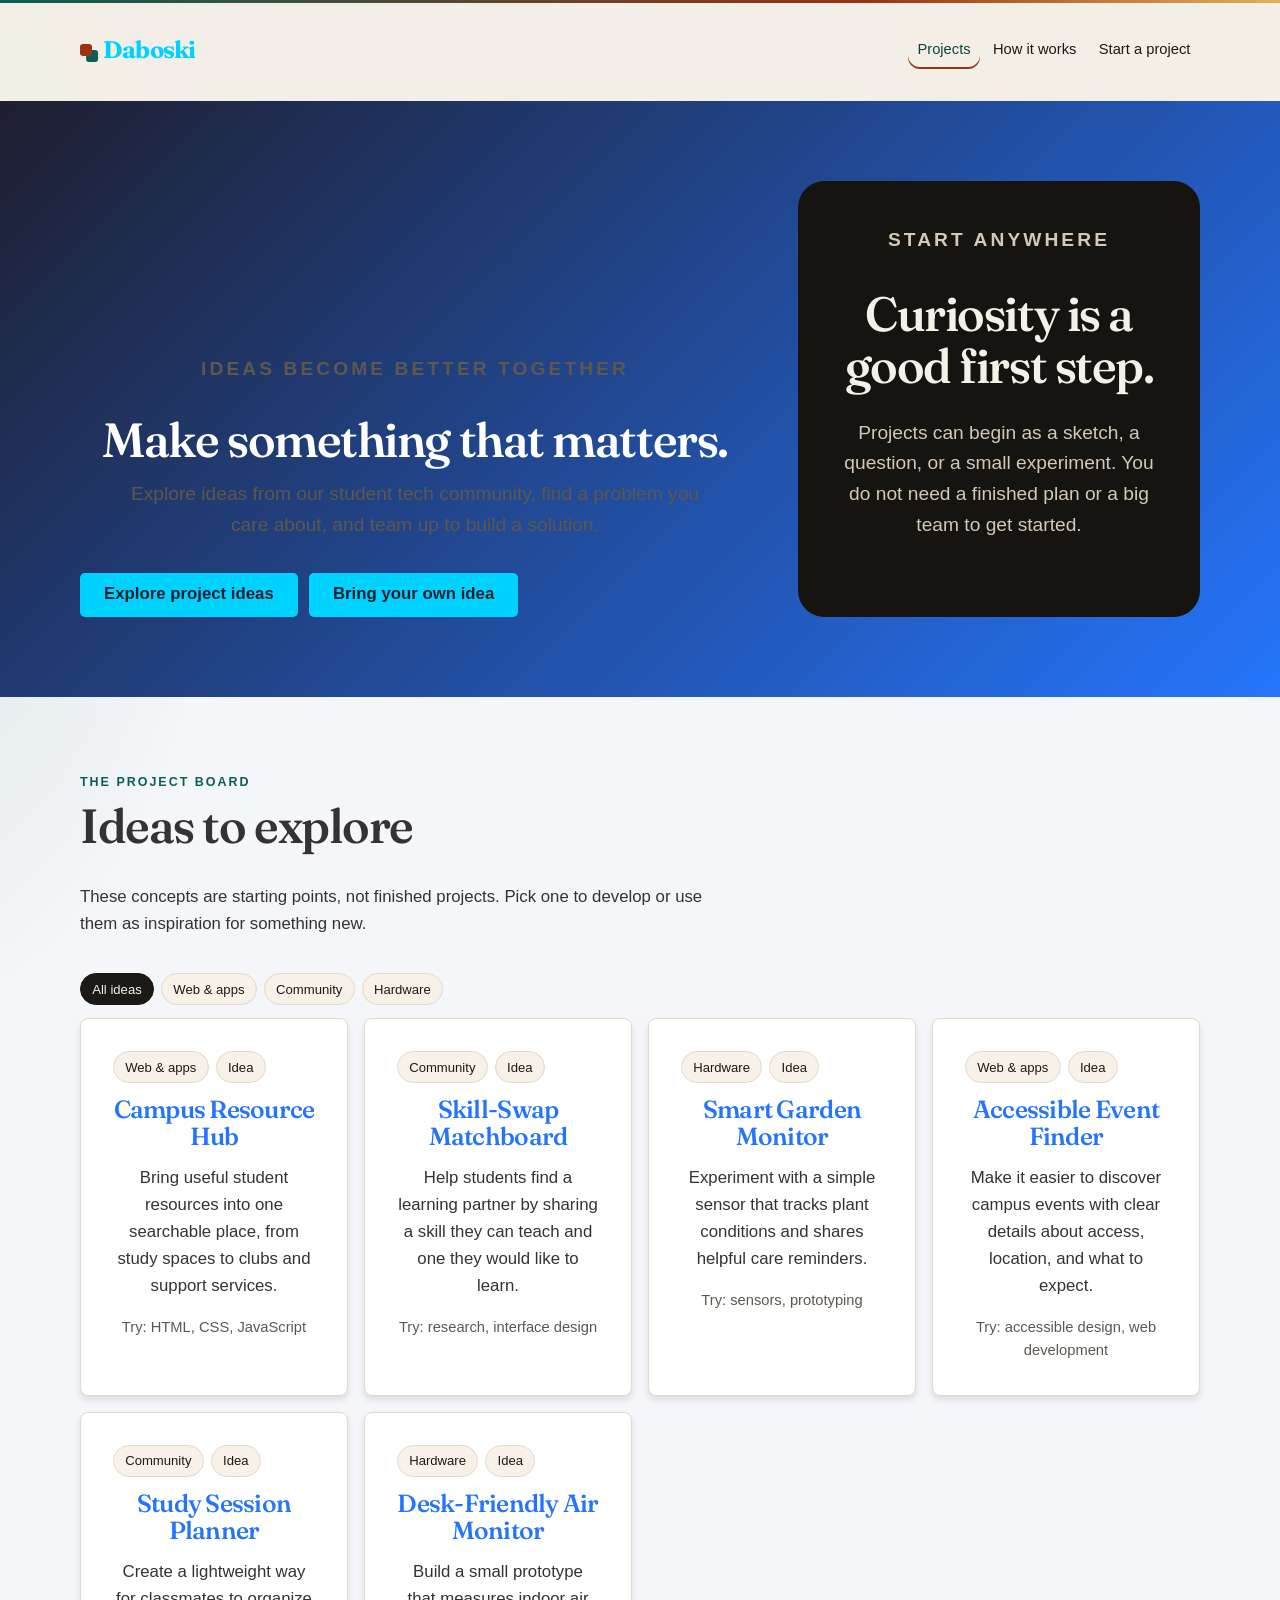
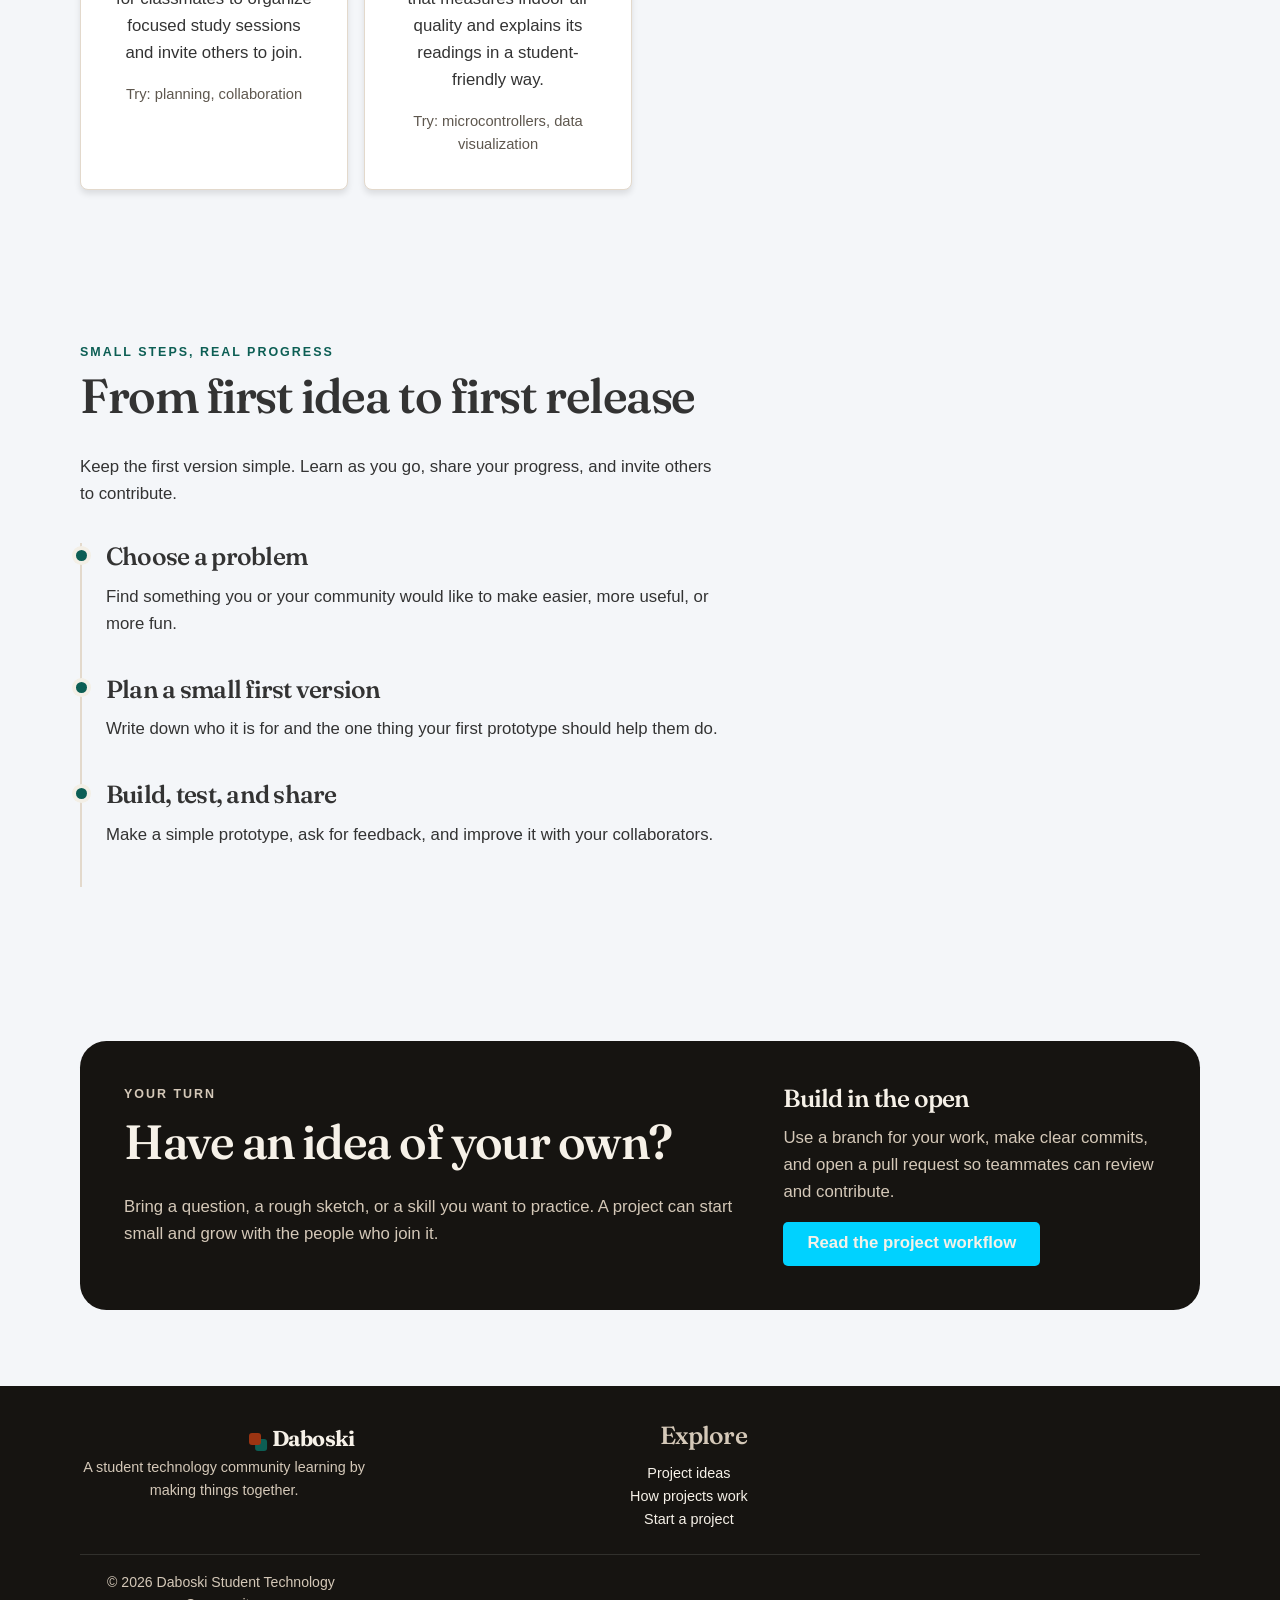
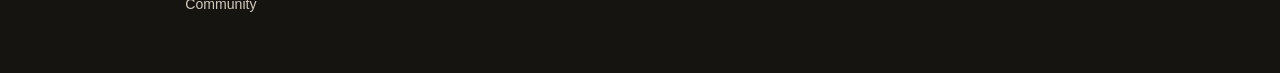
<file: projects.html>
<!doctype html>
<html lang="en">
  <head>
    <meta charset="utf-8">
    <meta name="viewport" content="width=device-width, initial-scale=1">
    <meta name="description" content="Explore project ideas and learn how to build something with the student technology community.">
    <title>Projects | Daboski</title>
    <link rel="stylesheet" href="css/styles.css">
    <script>
      document.documentElement.classList.add("js");
    </script>
    <script src="js/main.js" defer></script>
  </head>
  <body>
    <a class="skip-link" href="#main">Skip to content</a>

    <header class="site-header">
      <div class="container header-bar">
        <a class="logo" href="#top">Daboski</a>
        <button class="nav-toggle" type="button" aria-controls="site-nav" aria-expanded="false" aria-label="Open menu">
          <span class="nav-toggle-bar"></span>
          <span class="nav-toggle-bar"></span>
        </button>
        <nav class="site-nav" id="site-nav" aria-label="Main navigation">
          <ul>
            <li><a href="#projects" aria-current="page">Projects</a></li>
            <li><a href="#how-it-works">How it works</a></li>
            <li><a href="#start-project">Start a project</a></li>
          </ul>
        </nav>
      </div>
    </header>

    <main id="main">
      <section class="hero" id="top">
        <div class="container hero-layout">
          <div>
            <p class="kicker">Ideas become better together</p>
            <h1>Make something that matters.</h1>
            <p>Explore ideas from our student tech community, find a problem you care about, and team up to build a solution.</p>
            <div class="hero-actions">
              <a class="btn btn-primary" href="#projects">Explore project ideas</a>
              <a class="btn btn-ghost" href="#start-project">Bring your own idea</a>
            </div>
          </div>
          <aside class="band" aria-label="A note about our projects">
            <p class="kicker">Start anywhere</p>
            <h2>Curiosity is a good first step.</h2>
            <p>Projects can begin as a sketch, a question, or a small experiment. You do not need a finished plan or a big team to get started.</p>
          </aside>
        </div>
      </section>

      <section id="projects" aria-labelledby="projects-title">
        <div class="container">
          <div class="section-head">
            <p class="kicker">The project board</p>
            <h2 id="projects-title">Ideas to explore</h2>
            <p>These concepts are starting points, not finished projects. Pick one to develop or use them as inspiration for something new.</p>
          </div>

          <div class="filters" data-filter-group aria-label="Filter project ideas">
            <button class="is-active" type="button" data-filter="all" aria-pressed="true">All ideas</button>
            <button type="button" data-filter="web" aria-pressed="false">Web &amp; apps</button>
            <button type="button" data-filter="community" aria-pressed="false">Community</button>
            <button type="button" data-filter="hardware" aria-pressed="false">Hardware</button>
          </div>

          <div class="grid">
            <article class="card reveal" data-category="web">
              <ul class="tag-row" aria-label="Project details">
                <li><span class="pill">Web &amp; apps</span></li>
                <li><span class="pill">Idea</span></li>
              </ul>
              <h3>Campus Resource Hub</h3>
              <p>Bring useful student resources into one searchable place, from study spaces to clubs and support services.</p>
              <p class="meta">Try: HTML, CSS, JavaScript</p>
            </article>

            <article class="card reveal" data-category="community">
              <ul class="tag-row" aria-label="Project details">
                <li><span class="pill">Community</span></li>
                <li><span class="pill">Idea</span></li>
              </ul>
              <h3>Skill-Swap Matchboard</h3>
              <p>Help students find a learning partner by sharing a skill they can teach and one they would like to learn.</p>
              <p class="meta">Try: research, interface design</p>
            </article>

            <article class="card reveal" data-category="hardware">
              <ul class="tag-row" aria-label="Project details">
                <li><span class="pill">Hardware</span></li>
                <li><span class="pill">Idea</span></li>
              </ul>
              <h3>Smart Garden Monitor</h3>
              <p>Experiment with a simple sensor that tracks plant conditions and shares helpful care reminders.</p>
              <p class="meta">Try: sensors, prototyping</p>
            </article>

            <article class="card reveal" data-category="web">
              <ul class="tag-row" aria-label="Project details">
                <li><span class="pill">Web &amp; apps</span></li>
                <li><span class="pill">Idea</span></li>
              </ul>
              <h3>Accessible Event Finder</h3>
              <p>Make it easier to discover campus events with clear details about access, location, and what to expect.</p>
              <p class="meta">Try: accessible design, web development</p>
            </article>

            <article class="card reveal" data-category="community">
              <ul class="tag-row" aria-label="Project details">
                <li><span class="pill">Community</span></li>
                <li><span class="pill">Idea</span></li>
              </ul>
              <h3>Study Session Planner</h3>
              <p>Create a lightweight way for classmates to organize focused study sessions and invite others to join.</p>
              <p class="meta">Try: planning, collaboration</p>
            </article>

            <article class="card reveal" data-category="hardware">
              <ul class="tag-row" aria-label="Project details">
                <li><span class="pill">Hardware</span></li>
                <li><span class="pill">Idea</span></li>
              </ul>
              <h3>Desk-Friendly Air Monitor</h3>
              <p>Build a small prototype that measures indoor air quality and explains its readings in a student-friendly way.</p>
              <p class="meta">Try: microcontrollers, data visualization</p>
            </article>
          </div>
        </div>
      </section>

      <section id="how-it-works" aria-labelledby="how-title">
        <div class="container">
          <div class="section-head">
            <p class="kicker">Small steps, real progress</p>
            <h2 id="how-title">From first idea to first release</h2>
            <p>Keep the first version simple. Learn as you go, share your progress, and invite others to contribute.</p>
          </div>
          <ol class="timeline">
            <li>
              <h3>Choose a problem</h3>
              <p>Find something you or your community would like to make easier, more useful, or more fun.</p>
            </li>
            <li>
              <h3>Plan a small first version</h3>
              <p>Write down who it is for and the one thing your first prototype should help them do.</p>
            </li>
            <li>
              <h3>Build, test, and share</h3>
              <p>Make a simple prototype, ask for feedback, and improve it with your collaborators.</p>
            </li>
          </ol>
        </div>
      </section>

      <section id="start-project" aria-labelledby="start-title">
        <div class="container">
          <div class="band split">
            <div>
              <p class="kicker">Your turn</p>
              <h2 id="start-title">Have an idea of your own?</h2>
              <p>Bring a question, a rough sketch, or a skill you want to practice. A project can start small and grow with the people who join it.</p>
            </div>
            <div>
              <h3>Build in the open</h3>
              <p>Use a branch for your work, make clear commits, and open a pull request so teammates can review and contribute.</p>
              <a class="btn btn-ghost" href="README.md">Read the project workflow</a>
            </div>
          </div>
        </div>
      </section>
    </main>

    <footer class="site-footer">
      <div class="container footer-grid">
        <div>
          <a class="logo" href="#top">Daboski</a>
          <p>A student technology community learning by making things together.</p>
        </div>
        <div>
          <h3>Explore</h3>
          <ul>
            <li><a href="#projects">Project ideas</a></li>
            <li><a href="#how-it-works">How projects work</a></li>
            <li><a href="#start-project">Start a project</a></li>
          </ul>
        </div>
      </div>
      <div class="container legal">
        <p>&copy; <span data-year></span> Daboski Student Technology Community</p>
      </div>
    </footer>
  </body>
</html>
</file>
<file: css/styles.css>
/* Shared look for the student technology community site.
   From each page:
   <link rel="stylesheet" href="css/styles.css">
   <script>document.documentElement.classList.add("js")</script>
   <script src="js/main.js" defer></script>

   Header: .site-header > .container.header-bar > a.logo + button.nav-toggle[aria-controls="site-nav"] + nav#site-nav.site-nav
   The menu button needs two <span class="nav-toggle-bar"> bars.
   Layout: .container .hero .hero-layout .split .grid .band .section-head
   Pieces: .card .btn .btn-primary .btn-ghost .pill .stat .person .event .tier .post .timeline .form
   Motion: add .reveal to items that should fade in after the script runs.
*/

@import url("https://fonts.googleapis.com/css2?family=Fraunces:opsz,wght@9..144,560;9..144,680&family=Outfit:wght@300;400;500;600;700&display=swap");

:root {
  --paper: #f3efe6;
  --surface: #fffdf8;
  --ink: #1c1916;
  --muted: #5e574e;
  --line: #e3d9cc;
  --teal: #0c5e54;
  --teal-deep: #08443d;
  --terracotta: #9a3412;
  --gold: #8a6424;
  --dark: #161411;
  --dark-soft: #2a241f;
  --on-dark: #f6f1e8;
  --on-dark-muted: #d4c8b8;
  --shadow: 0 18px 40px rgba(28, 25, 22, 0.08);
  --radius: 1.25rem;
  --header-h: 4.25rem;
  --font-display: "Fraunces", Georgia, "Times New Roman", serif;
  --font-body: "Outfit", "Segoe UI", sans-serif;
  --measure: 68ch;
  color-scheme: light;
}

*,
*::before,
*::after {
  box-sizing: border-box;
}

html {
  scroll-padding-top: calc(var(--header-h) + 0.75rem);
}

body {
  margin: 0;
  min-height: 100vh;
  background:
    radial-gradient(ellipse 70% 45% at 100% -8%, rgba(184, 67, 31, 0.14), transparent 52%),
    radial-gradient(ellipse 55% 40% at -8% 12%, rgba(12, 94, 84, 0.12), transparent 48%),
    var(--paper);
  color: var(--ink);
  font-family: var(--font-body);
  font-size: 1.05rem;
  font-weight: 400;
  line-height: 1.6;
  overflow-wrap: break-word;
}

body.is-nav-open {
  overflow: hidden;
}

img,
video {
  max-width: 100%;
  height: auto;
}

h1,
h2,
h3,
h4 {
  margin: 0 0 0.55em;
  font-family: var(--font-display);
  font-weight: 560;
  letter-spacing: -0.03em;
  line-height: 1.08;
}

h1 {
  font-size: clamp(2.5rem, 7vw, 5.15rem);
  line-height: 0.96;
}

h2 {
  font-size: clamp(1.85rem, 4vw, 3rem);
}

h3 {
  font-size: clamp(1.25rem, 2vw, 1.55rem);
}

p,
ul,
ol {
  margin: 0 0 1rem;
}

p,
li {
  max-width: var(--measure);
}

a {
  color: var(--teal-deep);
  text-decoration-thickness: 1px;
  text-underline-offset: 0.18em;
}

a:hover {
  color: var(--terracotta);
}

:focus-visible {
  outline: 2px solid var(--teal);
  outline-offset: 3px;
}

.skip-link {
  position: absolute;
  left: 1rem;
  top: -4rem;
  z-index: 80;
  padding: 0.7rem 1rem;
  background: var(--ink);
  color: var(--paper);
  border-radius: 999px;
  text-decoration: none;
}

.skip-link:focus {
  top: 0.75rem;
}

.sr-only {
  position: absolute;
  width: 1px;
  height: 1px;
  padding: 0;
  margin: -1px;
  overflow: hidden;
  clip: rect(0, 0, 0, 0);
  white-space: nowrap;
  border: 0;
}

.container {
  width: min(1120px, calc(100% - 2rem));
  margin-inline: auto;
}

.muted {
  color: var(--muted);
}

.kicker {
  margin: 0 0 0.7rem;
  color: var(--teal);
  font-size: 0.78rem;
  font-weight: 600;
  letter-spacing: 0.16em;
  text-transform: uppercase;
}

.section-head {
  display: grid;
  gap: 0.4rem;
  margin-bottom: clamp(1.4rem, 3vw, 2.2rem);
  max-width: 40rem;
}

.section-head p {
  margin: 0;
}

main > section {
  padding-block: clamp(2.75rem, 6vw, 5.25rem);
}

.hero {
  padding-block: clamp(2.5rem, 8vw, 6.5rem) clamp(2rem, 5vw, 4rem);
}

.hero-layout {
  display: grid;
  align-items: end;
  gap: clamp(1.5rem, 4vw, 3rem);
}

.hero p {
  font-size: clamp(1.05rem, 2vw, 1.25rem);
  color: var(--muted);
}

.hero-actions,
.cluster {
  display: flex;
  flex-wrap: wrap;
  gap: 0.7rem;
  align-items: center;
}

.grid {
  display: grid;
  grid-template-columns: repeat(auto-fit, minmax(min(100%, 16.5rem), 1fr));
  gap: 1rem;
}

.split {
  display: grid;
  gap: clamp(1.25rem, 3vw, 2.5rem);
  align-items: start;
}

.band {
  background: var(--dark);
  color: var(--on-dark);
  border-radius: calc(var(--radius) + 0.4rem);
  padding: clamp(1.5rem, 4vw, 2.75rem);
}

.band .muted,
.band p {
  color: var(--on-dark-muted);
}

.band a:not(.btn) {
  color: #f0c9a0;
}

.site-header {
  position: sticky;
  top: 0;
  z-index: 50;
  min-height: var(--header-h);
  background: rgba(243, 239, 230, 0.9);
  border-bottom: 1px solid transparent;
  backdrop-filter: blur(14px);
}

.site-header::before {
  content: "";
  position: absolute;
  inset: 0 0 auto;
  height: 3px;
  background: linear-gradient(90deg, var(--teal), var(--terracotta) 68%, #e0b15a);
}

.site-header.is-scrolled {
  border-bottom-color: var(--line);
  box-shadow: 0 10px 30px rgba(28, 25, 22, 0.05);
}

.header-bar {
  display: flex;
  flex-wrap: wrap;
  align-items: center;
  justify-content: space-between;
  min-height: var(--header-h);
  gap: 0.5rem 1rem;
}

.logo {
  display: inline-flex;
  align-items: center;
  gap: 0.7rem;
  color: var(--ink);
  font-family: var(--font-display);
  font-size: 1.35rem;
  font-weight: 680;
  letter-spacing: -0.03em;
  text-decoration: none;
}

.logo::before {
  content: "";
  width: 0.72rem;
  height: 0.72rem;
  border-radius: 3px;
  background: var(--terracotta);
  box-shadow: 0.38rem 0.38rem 0 var(--teal);
}

.nav-toggle {
  display: none;
  flex-direction: column;
  justify-content: center;
  gap: 5px;
  width: 2.75rem;
  height: 2.75rem;
  margin-left: auto;
  padding: 0;
  border: 1px solid var(--line);
  border-radius: 999px;
  background: var(--surface);
  color: inherit;
  cursor: pointer;
}

.js .nav-toggle {
  display: inline-flex;
}

.nav-toggle-bar {
  display: block;
  width: 1rem;
  height: 1.5px;
  margin-inline: auto;
  background: currentColor;
  border-radius: 2px;
  transition: transform 0.2s ease;
}

.nav-toggle[aria-expanded="true"] .nav-toggle-bar:first-child {
  transform: translateY(3.25px) rotate(40deg);
}

.nav-toggle[aria-expanded="true"] .nav-toggle-bar:nth-child(2) {
  transform: translateY(-3.25px) rotate(-40deg);
}

body.is-nav-open::before {
  content: "";
  position: fixed;
  inset: 0;
  z-index: 30;
  background: rgba(22, 20, 17, 0.42);
}

.site-nav {
  display: flex;
  flex-direction: column;
  gap: 0.2rem;
  width: 100%;
  padding: 0.2rem 0 0.8rem;
}

.js .site-nav {
  position: fixed;
  z-index: 40;
  top: calc(var(--header-h) + 0.55rem);
  left: 0.75rem;
  right: 0.75rem;
  width: auto;
  max-height: calc(100dvh - var(--header-h) - 1.4rem);
  padding: 0.7rem;
  overflow: auto;
  background: var(--surface);
  border: 1px solid var(--line);
  border-radius: 1.1rem;
  box-shadow: var(--shadow);
  visibility: hidden;
  opacity: 0;
  transform: translateY(-0.4rem);
  pointer-events: none;
}

.js .site-nav.is-open {
  visibility: visible;
  opacity: 1;
  transform: none;
  pointer-events: auto;
}

.site-nav ul {
  display: flex;
  flex-direction: column;
  gap: 0.2rem;
  list-style: none;
  margin: 0;
  padding: 0;
}

.site-nav a {
  display: block;
  padding: 0.8rem 0.9rem;
  border-radius: 0.75rem;
  color: var(--ink);
  font-weight: 500;
  text-decoration: none;
}

.site-nav a:hover,
.site-nav a[aria-current="page"] {
  background: #f3ebe1;
  color: var(--teal-deep);
}

.site-nav a[aria-current="page"] {
  box-shadow: inset 3px 0 0 var(--terracotta);
}

.btn,
.form button[type="submit"],
.form input[type="submit"] {
  display: inline-flex;
  align-items: center;
  justify-content: center;
  gap: 0.4rem;
  min-height: 2.75rem;
  padding: 0.65rem 1.2rem;
  border: 1px solid transparent;
  border-radius: 999px;
  font: inherit;
  font-weight: 600;
  line-height: 1;
  text-decoration: none;
  cursor: pointer;
}

.btn-primary,
.form button[type="submit"],
.form input[type="submit"] {
  background: var(--teal);
  color: #f7fffd;
}

.btn-primary:hover,
.form button[type="submit"]:hover,
.form input[type="submit"]:hover {
  background: var(--teal-deep);
  color: #fff;
}

.btn-ghost {
  background: transparent;
  border-color: var(--line);
  color: var(--ink);
}

.band .btn-ghost {
  border-color: rgba(246, 241, 232, 0.28);
  color: var(--on-dark);
}

.btn-ghost:hover {
  border-color: var(--ink);
  color: var(--ink);
}

.card {
  background: var(--surface);
  border: 1px solid var(--line);
  border-radius: var(--radius);
  padding: 1.15rem;
  box-shadow: 0 1px 0 rgba(255, 255, 255, 0.8) inset;
}

.card h3,
.post h3,
.person h3,
.tier h3 {
  margin-bottom: 0.35rem;
}

.card p:last-child,
.person p:last-child,
.tier p:last-child {
  margin-bottom: 0;
}

.card img,
.post img {
  width: 100%;
  aspect-ratio: 16 / 10;
  object-fit: cover;
  border-radius: 0.85rem;
  margin-bottom: 0.9rem;
  background: #efe7db;
}

.pill,
.filters button {
  display: inline-flex;
  align-items: center;
  min-height: 2rem;
  padding: 0.2rem 0.7rem;
  border: 1px solid var(--line);
  border-radius: 999px;
  background: #f7f1e8;
  color: var(--ink);
  font: inherit;
  font-size: 0.82rem;
  font-weight: 500;
  cursor: pointer;
}

.tag-row,
.filters {
  display: flex;
  flex-wrap: wrap;
  gap: 0.45rem;
  margin: 0 0 0.8rem;
  padding: 0;
  list-style: none;
}

.filters button.is-active,
.filters button[aria-pressed="true"] {
  background: var(--ink);
  border-color: var(--ink);
  color: var(--paper);
}

.stats {
  display: grid;
  grid-template-columns: repeat(auto-fit, minmax(min(100%, 8.5rem), 1fr));
  gap: 0.75rem;
}

.stat {
  padding: 0.95rem 0.2rem 0.2rem;
  border-top: 2px solid var(--terracotta);
}

.stat strong {
  display: block;
  font-family: var(--font-display);
  font-size: clamp(1.7rem, 3vw, 2.35rem);
  font-weight: 560;
  letter-spacing: -0.04em;
  line-height: 1;
}

.stat span,
.role,
.meta {
  color: var(--muted);
  font-size: 0.92rem;
}

.person {
  text-align: left;
}

.person img {
  width: 4.75rem;
  height: 4.75rem;
  aspect-ratio: 1;
  object-fit: cover;
  border-radius: 50%;
  margin-bottom: 0.85rem;
  background: #efe7db;
}

.role {
  margin: 0 0 0.45rem;
  color: var(--terracotta);
  font-weight: 600;
}

.event {
  display: grid;
  grid-template-columns: auto 1fr;
  gap: 0.95rem;
  align-items: center;
}

.date-chip {
  display: grid;
  place-items: center;
  align-content: center;
  min-width: 4.1rem;
  min-height: 4.1rem;
  margin: 0;
  padding: 0.35rem;
  background: var(--ink);
  color: var(--paper);
  border-radius: 0.9rem;
  line-height: 1;
}

.date-chip span {
  font-family: var(--font-display);
  font-size: 1.45rem;
}

.date-chip small {
  font-size: 0.72rem;
  letter-spacing: 0.08em;
  text-transform: uppercase;
}

.timeline {
  margin: 0;
  padding: 0 0 0 1.2rem;
  list-style: none;
  border-left: 2px solid var(--line);
}

.timeline li,
.timeline article {
  position: relative;
  padding: 0 0 1.4rem 0.3rem;
}

.timeline li::before,
.timeline article::before {
  content: "";
  position: absolute;
  left: calc(-1.2rem - 6px);
  top: 0.4rem;
  width: 0.7rem;
  height: 0.7rem;
  border-radius: 50%;
  background: var(--teal);
  box-shadow: 0 0 0 4px var(--paper);
}

.tier.is-featured {
  background: var(--dark);
  color: var(--on-dark);
  border-color: transparent;
}

.tier.is-featured .muted,
.tier.is-featured li {
  color: var(--on-dark-muted);
}

.price {
  margin: 0.2rem 0 0.8rem;
  font-family: var(--font-display);
  font-size: clamp(2rem, 4vw, 2.7rem);
  letter-spacing: -0.04em;
  line-height: 1;
}

.price span {
  font-family: var(--font-body);
  font-size: 0.95rem;
  font-weight: 400;
  letter-spacing: 0;
  color: var(--muted);
}

.tier ul {
  padding-left: 1.1rem;
  margin-bottom: 1.1rem;
}

.form {
  display: grid;
  gap: 0.9rem;
}

.form-row {
  display: grid;
  gap: 0.9rem;
}

.form label {
  display: grid;
  gap: 0.35rem;
  color: var(--ink);
  font-size: 0.92rem;
  font-weight: 500;
}

.form input,
.form textarea,
.form select {
  width: 100%;
  min-height: 2.75rem;
  padding: 0.7rem 0.85rem;
  border: 1px solid #d9cec0;
  border-radius: 0.8rem;
  background: #fff;
  color: var(--ink);
  font: inherit;
}

.form textarea {
  min-height: 9rem;
  resize: vertical;
}

.form input:focus,
.form textarea:focus,
.form select:focus {
  border-color: var(--teal);
  outline: 2px solid rgba(12, 94, 84, 0.25);
  outline-offset: 1px;
}

.form [aria-invalid="true"] {
  border-color: var(--terracotta);
}

.field-error {
  color: var(--terracotta);
  font-size: 0.82rem;
  font-weight: 500;
}

.form-note {
  margin: 0;
  padding: 0.8rem 0.95rem;
  border-radius: 0.8rem;
  background: #e7f3f0;
  color: var(--teal-deep);
}

.form-note.is-error {
  background: #fdece6;
  color: var(--terracotta);
}

.site-footer {
  padding-block: 2.2rem 2.6rem;
  background: var(--dark);
  color: var(--on-dark-muted);
}

.footer-grid {
  display: grid;
  gap: 1.3rem;
}

.site-footer a {
  color: var(--on-dark);
  text-decoration: none;
}

.site-footer a:hover {
  color: #f0c9a0;
}

.site-footer .logo {
  color: var(--on-dark);
}

.site-footer p,
.site-footer li {
  max-width: 36ch;
}

.site-footer ul {
  list-style: none;
  margin: 0;
  padding: 0;
}

.legal {
  margin-top: 1.4rem;
  padding-top: 1rem;
  border-top: 1px solid rgba(246, 241, 232, 0.12);
  font-size: 0.88rem;
}

.js .reveal {
  opacity: 0;
  transform: translateY(14px);
}

.js .reveal.is-in {
  opacity: 1;
  transform: none;
  transition: opacity 0.55s ease, transform 0.55s ease;
}

@media (hover: hover) and (prefers-reduced-motion: no-preference) {
  .card {
    transition: transform 0.2s ease, border-color 0.2s ease;
  }

  .card:hover {
    transform: translateY(-3px);
    border-color: #d7c3ae;
  }
}

@media (min-width: 700px) {
  .container {
    width: min(1120px, calc(100% - 3rem));
  }

  .form-row {
    grid-template-columns: 1fr 1fr;
  }

  .footer-grid {
    grid-template-columns: 1.4fr 1fr 1fr;
  }
}

@media (max-width: 699px) {
  .tier.is-featured {
    order: -1;
  }
}

@media (min-width: 860px) {
  .split,
  .hero-layout {
    grid-template-columns: minmax(0, 1.25fr) minmax(15rem, 0.75fr);
  }
}

@media (min-width: 1100px) {
  .nav-toggle,
  .js .nav-toggle {
    display: none;
  }

  body.is-nav-open::before {
    content: none;
  }

  .site-nav,
  .js .site-nav,
  .js .site-nav.is-open,
  .site-nav ul {
    position: static;
    display: flex;
    flex-direction: row;
    flex-wrap: wrap;
    align-items: center;
    justify-content: flex-end;
    width: auto;
    visibility: visible;
    opacity: 1;
    transform: none;
    max-height: none;
    padding: 0;
    overflow: visible;
    background: transparent;
    border: 0;
    border-radius: 0;
    box-shadow: none;
    pointer-events: auto;
  }

  .site-nav a {
    padding: 0.45rem 0.6rem;
    font-size: 0.92rem;
  }

  .site-nav a[aria-current="page"] {
    background: transparent;
    box-shadow: inset 0 -2px 0 var(--terracotta);
  }
}

@media (prefers-reduced-motion: reduce) {
  html {
    scroll-behavior: auto;
  }

  .js .reveal,
  .js .reveal.is-in,
  .nav-toggle-bar,
  .card {
    transition: none;
    transform: none;
    opacity: 1;
  }
}

@media (prefers-reduced-motion: no-preference) {
  html {
    scroll-behavior: smooth;
  }

  .site-nav {
    transition: opacity 0.2s ease, transform 0.2s ease, visibility 0.2s ease;
  }
}

@media print {
  .site-header,
  .nav-toggle,
  .site-footer,
  .hero-actions,
  .filters {
    display: none;
  }

  body {
    background: #fff;
    color: #000;
  }

  .card,
  .band,
  .tier.is-featured {
    background: #fff;
    color: #000;
    box-shadow: none;
  }

  a {
    color: #000;
    text-decoration: underline;
  }
}
/* Global Reset and Styling */
* {
  margin: 0;
  padding: 0;
  box-sizing: border-box;
}

body {
  font-family: 'Segoe UI', Tahoma, Geneva, Verdana, sans-serif;
  background-color: #f4f6f9;
  color: #333;
  line-height: 1.6;
}

/* Header & Navigation */
header {
  background-color: #1e1e2f;
  color: #fff;
  padding: 1rem 2rem;
  display: flex;
  justify-content: space-between;
  align-items: center;
}

header .logo {
  font-size: 1.5rem;
  font-weight: bold;
  color: #00d2ff;
}

nav ul {
  list-style: none;
  display: flex;
  gap: 1.5rem;
}

nav ul li a {
  color: #fff;
  text-decoration: none;
  transition: color 0.3s ease;
}

nav ul li a:hover {
  color: #00d2ff;
}

/* Hero Section */
.hero {
  background: linear-gradient(135deg, #1e1e2f, #2575fc);
  color: white;
  text-align: center;
  padding: 5rem 2rem;
}

.hero h1 {
  font-size: 3rem;
  margin-bottom: 1rem;
}

.hero p {
  font-size: 1.2rem;
  margin-bottom: 2rem;
  max-width: 600px;
  margin-left: auto;
  margin-right: auto;
}

.btn {
  background-color: #00d2ff;
  color: #1e1e2f;
  padding: 0.75rem 1.5rem;
  border: none;
  border-radius: 5px;
  font-weight: bold;
  text-decoration: none;
  transition: background 0.3s ease;
}

.btn:hover {
  background-color: #fff;
}

/* Features Section */
.features {
  display: flex;
  justify-content: center;
  gap: 2rem;
  padding: 4rem 2rem;
  max-width: 1200px;
  margin: 0 auto;
}

.card {
  background: white;
  padding: 2rem;
  border-radius: 8px;
  box-shadow: 0 4px 6px rgba(0, 0, 0, 0.1);
  flex: 1;
  text-align: center;
}

.card h3 {
  margin-bottom: 1rem;
  color: #2575fc;
}

/* Footer */
footer {
  text-align: center;
  padding: 1.5rem;
  background-color: #1e1e2f;
  color: #aaa;
  font-size: 0.9rem;
}
</file>
<file: css/membership.css>
.membership-hero {
  overflow: hidden;
}

.membership-intro {
  max-width: 43rem;
}

.membership-intro h1 {
  max-width: 11ch;
}

.membership-intro > p:not(.kicker):not(.membership-note) {
  max-width: 52ch;
}

.membership-note {
  margin: 1rem 0 0;
  color: var(--teal-deep);
  font-size: 0.92rem;
  font-weight: 500;
}

.membership-art {
  position: relative;
  display: grid;
  place-items: center;
  width: min(100%, 27rem);
  aspect-ratio: 1;
  justify-self: center;
  overflow: hidden;
  border-radius: 50%;
  background:
    radial-gradient(circle at 50% 50%, rgba(255, 253, 248, 0.95) 0 25%, transparent 25.5%),
    linear-gradient(145deg, #e4cda9, #d5e4da 60%, #e3b9a6);
}

.art-orbit {
  position: absolute;
  width: 72%;
  aspect-ratio: 1;
  border: 1px solid rgba(28, 25, 22, 0.3);
  border-radius: 50%;
}

.art-orbit-one {
  transform: rotate(-35deg) scaleY(0.48);
}

.art-orbit-two {
  transform: rotate(45deg) scaleY(0.48);
}

.art-center {
  position: relative;
  z-index: 1;
  display: grid;
  justify-items: center;
  color: var(--ink);
  font-family: var(--font-display);
  font-size: 1.3rem;
  line-height: 1.15;
}

.art-center strong {
  color: var(--teal-deep);
  font-size: 1.5rem;
  font-weight: 560;
}

.art-spark {
  color: var(--terracotta);
  font-family: var(--font-body);
  font-size: 2.2rem;
  line-height: 1;
}

.art-arrow {
  margin: 0.2rem 0;
  color: var(--terracotta);
}

.art-label {
  position: absolute;
  z-index: 1;
  margin: 0;
  padding: 0.4rem 0.8rem;
  border: 1px solid rgba(28, 25, 22, 0.12);
  border-radius: 999px;
  background: var(--surface);
  color: var(--ink);
  font-size: 0.85rem;
  font-weight: 500;
}

.art-label-one {
  top: 22%;
  left: 16%;
}

.art-label-two {
  top: 23%;
  right: 13%;
}

.art-label-three {
  bottom: 21%;
  left: 42%;
}

.benefit-card {
  min-height: 13rem;
}

.package-grid .tier {
  display: flex;
  flex-direction: column;
}

.package-grid .tier ul {
  flex: 1;
}

.package-grid .tier .btn {
  align-self: flex-start;
}

.package-grid .tier.is-featured .kicker {
  color: #f0c9a0;
}

.package-grid .tier.is-featured .price span {
  color: var(--on-dark-muted);
}

.benefit-number {
  display: inline-block;
  margin-bottom: 1.6rem;
  color: var(--terracotta);
  font-family: var(--font-display);
  font-size: 1.2rem;
}

.membership-steps {
  display: grid;
  gap: 0.4rem;
  margin: 0;
  padding: 0;
  list-style: none;
}

.membership-steps li {
  display: grid;
  grid-template-columns: 2.8rem 1fr;
  gap: 1rem;
  align-items: start;
  padding: 0.9rem 0;
  border-bottom: 1px solid var(--line);
}

.membership-steps li:last-child {
  border-bottom: 0;
}

.step-number {
  display: grid;
  place-items: center;
  width: 2.65rem;
  aspect-ratio: 1;
  border-radius: 50%;
  background: #e5eee8;
  color: var(--teal-deep);
  font-family: var(--font-display);
  font-size: 1.2rem;
}

.membership-steps h3 {
  margin-bottom: 0.25rem;
}

.membership-steps p {
  margin: 0;
  color: var(--muted);
}

.faq-layout {
  display: grid;
  gap: 1.5rem;
  align-items: start;
}

.faq-list details {
  border-bottom: 1px solid var(--line);
}

.faq-list details:first-child {
  border-top: 1px solid var(--line);
}

.faq-list summary {
  position: relative;
  padding: 1rem 2rem 1rem 0;
  color: var(--ink);
  font-weight: 600;
  cursor: pointer;
  list-style: none;
}

.faq-list summary::-webkit-details-marker {
  display: none;
}

.faq-list summary::after {
  content: "+";
  position: absolute;
  top: 0.8rem;
  right: 0.2rem;
  color: var(--teal);
  font-size: 1.35rem;
  font-weight: 400;
}

.faq-list details[open] summary::after {
  content: "−";
}

.faq-list details p {
  max-width: 58ch;
  margin: -0.2rem 2rem 1rem 0;
  color: var(--muted);
}

.join-band {
  display: grid;
  gap: 1.7rem;
  align-items: start;
}

.join-copy {
  max-width: 35rem;
}

.join-copy .kicker {
  color: #f0c9a0;
}

.join-reminder {
  margin: 1.2rem 0 0;
  color: var(--on-dark-muted);
  font-size: 0.9rem;
}

.join-form {
  padding: clamp(1rem, 3vw, 1.6rem);
  border-radius: 1rem;
  background: var(--surface);
  color: var(--ink);
}

.optional-label {
  color: var(--muted);
  font-weight: 400;
}

.join-form .form-note:empty {
  display: none;
}

.join-form .btn {
  justify-self: start;
}

.site-nav a.nav-join {
  color: var(--teal-deep);
  font-weight: 600;
}

@media (min-width: 860px) {
  .faq-layout {
    grid-template-columns: minmax(15rem, 0.8fr) minmax(0, 1.2fr);
    gap: clamp(2rem, 7vw, 6rem);
  }

  .join-band {
    grid-template-columns: minmax(0, 0.8fr) minmax(20rem, 1.2fr);
    gap: clamp(2rem, 6vw, 5rem);
  }
}

@media (max-width: 420px) {
  .membership-art {
    width: 92%;
  }

  .art-label-one {
    left: 9%;
  }

  .art-label-two {
    right: 7%;
  }
}
</file>
